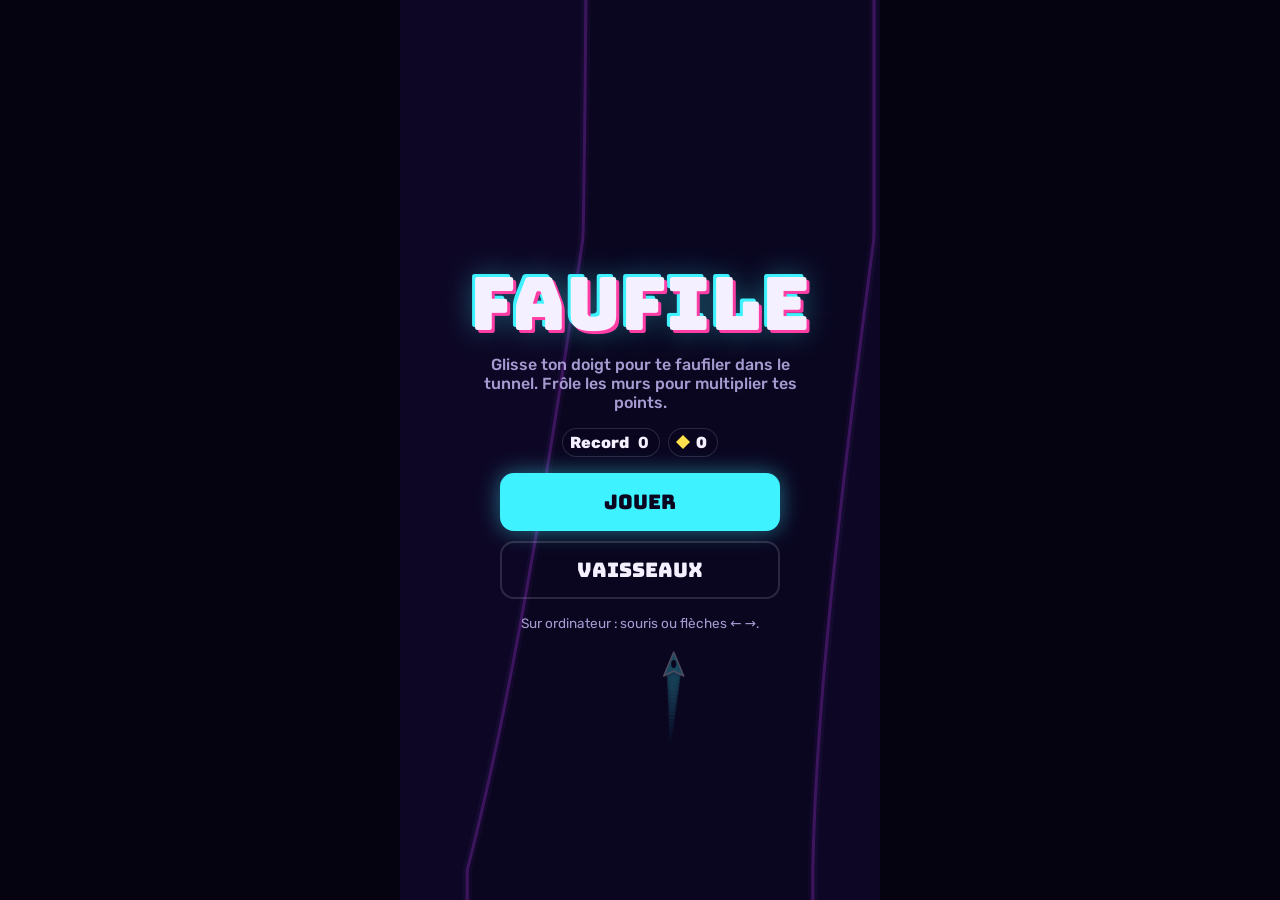
<file: faufile/index.html>
<!doctype html>
<html lang="fr">
<head>
<meta charset="utf-8">
<meta name="viewport" content="width=device-width, initial-scale=1, maximum-scale=1, user-scalable=no, viewport-fit=cover">
<meta name="theme-color" content="#0b0620">
<title>Faufile</title>
<link rel="preconnect" href="https://fonts.googleapis.com">
<link rel="preconnect" href="https://fonts.gstatic.com" crossorigin>
<link rel="stylesheet" href="https://fonts.googleapis.com/css2?family=Bungee&family=Rubik:wght@500;700;800&display=swap">
<style>
/* Layout: one phone-shaped arcade screen, full bleed on mobile, centred column on desktop. Single neon-tunnel look. */
:root {
  --void: #0b0620;
  --wall: #160c34;
  --cyan: #3ef2ff;
  --magenta: #ff3ea5;
  --gem: #ffe14d;
  --ink: #f4f0ff;
  --muted: #a69bd1;
  --line: rgba(244, 240, 255, 0.14);
  --display: "Bungee", "Impact", "Arial Black", sans-serif;
  --body: "Rubik", "Segoe UI", system-ui, sans-serif;
  color-scheme: dark;
}
* { box-sizing: border-box; -webkit-tap-highlight-color: transparent; }
[hidden] { display: none !important; }
html, body { height: 100%; margin: 0; }
body { background: #05030f; color: var(--ink); font-family: var(--body); overflow: hidden; user-select: none; -webkit-user-select: none; }
#game { position: relative; height: 100%; max-width: 480px; margin: 0 auto; overflow: hidden; background: var(--void); }
canvas#c { display: block; width: 100%; height: 100%; touch-action: none; }

.hud {
  position: absolute; inset: 0 0 auto; display: flex; justify-content: space-between; align-items: flex-start; gap: 12px;
  padding: calc(env(safe-area-inset-top, 0px) + 12px) max(16px, env(safe-area-inset-right, 0px)) 0 max(16px, env(safe-area-inset-left, 0px));
  pointer-events: none;
}
.score { font-family: var(--display); font-size: 2.4rem; line-height: 1; font-variant-numeric: tabular-nums; text-shadow: 0 0 18px rgba(62,242,255,.55); }
.mult { display: inline-block; margin-top: 6px; font-family: var(--display); font-size: 1rem; color: var(--magenta); text-shadow: 0 0 12px rgba(255,62,165,.7); }
.right { display: flex; align-items: center; gap: 8px; pointer-events: auto; }
.chip { display: inline-flex; align-items: center; gap: 6px; padding: 4px 10px 4px 7px; border-radius: 999px; background: rgba(11,6,32,.6); border: 1px solid var(--line); font-weight: 800; font-variant-numeric: tabular-nums; }
.gem { width: 14px; height: 14px; flex: none; }
.icon-btn { width: 36px; height: 36px; border-radius: 10px; background: rgba(11,6,32,.6); border: 1px solid var(--line); color: var(--ink); font-size: 1rem; cursor: pointer; }

.overlay {
  position: absolute; inset: 0; display: flex; flex-direction: column; align-items: center; justify-content: center; gap: 16px; text-align: center;
  padding: calc(env(safe-area-inset-top, 0px) + 24px) max(16px, env(safe-area-inset-right, 0px)) calc(env(safe-area-inset-bottom, 0px) + 24px) max(16px, env(safe-area-inset-left, 0px));
  background: rgba(11, 6, 32, .72);
}
h1 { margin: 0; font-family: var(--display); font-weight: 400; font-size: clamp(3rem, 16vw, 4.6rem); line-height: .95; color: var(--ink);
  text-shadow: 3px 3px 0 var(--magenta), -3px -3px 0 var(--cyan), 0 0 30px rgba(62,242,255,.4); }
h2 { margin: 0; font-family: var(--display); font-weight: 400; font-size: 1.8rem; }
.tag { margin: 0; color: var(--muted); font-weight: 500; max-width: 30ch; }
.big { font-family: var(--display); font-size: 4rem; line-height: 1; color: var(--cyan); text-shadow: 0 0 24px rgba(62,242,255,.6); font-variant-numeric: tabular-nums; }
.almost { margin: 0; font-weight: 800; color: var(--magenta); max-width: 28ch; }
.newbest { font-family: var(--display); color: var(--gem); font-size: 1rem; letter-spacing: .04em; }
.row { display: flex; gap: 8px; flex-wrap: wrap; justify-content: center; }
.btns { display: flex; flex-direction: column; gap: 10px; width: min(280px, 100%); }
button { font: inherit; }
.btn { font-family: var(--display); font-size: 1.25rem; padding: 14px 18px; border-radius: 14px; border: 2px solid var(--cyan); background: var(--cyan); color: var(--void); cursor: pointer;
  box-shadow: 0 0 22px rgba(62,242,255,.45); transition: transform .08s; }
.btn:active { transform: scale(.97); }
.btn.ghost { background: transparent; color: var(--ink); border-color: var(--line); box-shadow: none; }
.btn.hot { background: var(--magenta); border-color: var(--magenta); color: var(--ink); box-shadow: 0 0 22px rgba(255,62,165,.5); font-size: 1.05rem; }
.btn:disabled { opacity: .4; cursor: not-allowed; }
.btn:focus-visible, .icon-btn:focus-visible, .skin:focus-visible { outline: 3px solid var(--gem); outline-offset: 3px; }
.hint { margin: 0; font-size: .85rem; color: var(--muted); max-width: 32ch; }

.shop { justify-content: flex-start; background: rgba(11,6,32,.94); }
.shop-head { width: 100%; display: flex; justify-content: space-between; align-items: center; gap: 10px; }
.grid { width: 100%; display: grid; grid-template-columns: repeat(2, minmax(0, 1fr)); gap: 10px; overflow-y: auto; }
.skin { display: flex; flex-direction: column; align-items: center; gap: 6px; padding: 12px 8px; border-radius: 14px; background: rgba(255,255,255,.05); border: 2px solid var(--line); color: var(--ink); cursor: pointer; min-width: 0; }
.skin.on { border-color: var(--cyan); box-shadow: 0 0 16px rgba(62,242,255,.35); }
.skin canvas { width: 72px; height: 72px; }
.skin b { font-size: .95rem; }
.skin span { font-size: .8rem; color: var(--muted); font-weight: 700; display: inline-flex; align-items: center; gap: 4px; }
.skin.locked.cant { opacity: .5; }

.ad { background: #000; }
.ad .box { width: min(300px, 100%); aspect-ratio: 9 / 12; max-width: 100%; border: 2px dashed var(--muted); border-radius: 16px; display: grid; place-items: center; color: var(--muted); font-weight: 700; padding: 16px; }
.toast { position: absolute; top: 40%; left: 50%; transform: translate(-50%, -50%); font-family: var(--display); font-size: 1.6rem; color: var(--ink); text-shadow: 0 0 20px var(--magenta); pointer-events: none; white-space: nowrap; }
@media (prefers-reduced-motion: reduce) { .btn { transition: none; } }
</style>
</head>
<body>
<div id="game">
  <canvas id="c"></canvas>

  <div class="hud" id="hud" hidden>
    <div>
      <div class="score" id="score">0</div>
      <span class="mult" id="mult" hidden>×1</span>
    </div>
    <div class="right">
      <span class="chip"><svg class="gem" viewBox="0 0 14 14"><path d="M7 0l7 7-7 7-7-7z" fill="#ffe14d"/></svg><span id="hudGems">0</span></span>
      <button class="icon-btn" id="muteBtn" aria-label="Couper le son">♪</button>
    </div>
  </div>

  <div class="overlay" id="menu">
    <h1>Faufile</h1>
    <p class="tag">Glisse ton doigt pour te faufiler dans le tunnel. Frôle les murs pour multiplier tes points.</p>
    <div class="row">
      <span class="chip">Record&nbsp;<b id="menuBest">0</b></span>
      <span class="chip"><svg class="gem" viewBox="0 0 14 14"><path d="M7 0l7 7-7 7-7-7z" fill="#ffe14d"/></svg><span id="menuGems">0</span></span>
    </div>
    <div class="btns">
      <button class="btn" id="playBtn">Jouer</button>
      <button class="btn ghost" id="shopBtn">Vaisseaux</button>
    </div>
    <p class="hint">Sur ordinateur : souris ou flèches ← →.</p>
  </div>

  <div class="overlay" id="over" hidden>
    <h2>Crash</h2>
    <div class="big" id="overScore">0</div>
    <span class="newbest" id="newBest" hidden>Nouveau record !</span>
    <p class="almost" id="almost" hidden></p>
    <div class="row">
      <span class="chip">Record&nbsp;<b id="overBest">0</b></span>
      <span class="chip">Frôlages&nbsp;<b id="overGraze">0</b></span>
      <span class="chip"><svg class="gem" viewBox="0 0 14 14"><path d="M7 0l7 7-7 7-7-7z" fill="#ffe14d"/></svg>+<span id="overGems">0</span></span>
    </div>
    <div class="btns">
      <button class="btn hot" id="adBtn">▶ Regarder une pub pour continuer</button>
      <button class="btn" id="againBtn">Rejouer</button>
      <button class="btn ghost" id="menuBtn">Menu</button>
    </div>
  </div>

  <div class="overlay shop" id="shop" hidden>
    <div class="shop-head">
      <h2>Vaisseaux</h2>
      <span class="chip"><svg class="gem" viewBox="0 0 14 14"><path d="M7 0l7 7-7 7-7-7z" fill="#ffe14d"/></svg><span id="shopGems">0</span></span>
    </div>
    <div class="grid" id="grid"></div>
    <div class="btns"><button class="btn ghost" id="closeShop">Retour</button></div>
  </div>

  <div class="overlay ad" id="ad" hidden>
    <div class="box">Emplacement pub avec récompense<br>(AdMob, Poki, CrazyGames…)<br><br>Fin dans <span id="adCount">3</span> s</div>
  </div>

  <div class="toast" id="toast" hidden></div>
</div>

<script>
(() => {
  "use strict";
  const $ = (id) => document.getElementById(id);

  // ---------- Sauvegarde ----------
  const SAVE_KEY = "faufile-v1";
  const save = (() => {
    const d = { best: 0, gems: 0, owned: ["neon"], skin: "neon", muted: false };
    try { const s = JSON.parse(localStorage.getItem(SAVE_KEY)); if (s) return Object.assign(d, s); } catch (e) {}
    return d;
  })();
  const persist = () => { try { localStorage.setItem(SAVE_KEY, JSON.stringify(save)); } catch (e) {} };

  const SKINS = [
    { id: "neon",    name: "Néon",        price: 0,   color: "#3ef2ff" },
    { id: "braise",  name: "Braise",      price: 40,  color: "#ff8a3d" },
    { id: "toxique", name: "Toxique",     price: 80,  color: "#9bff5c" },
    { id: "rose",    name: "Bonbon",      price: 120, color: "#ff3ea5" },
    { id: "or",      name: "Lingot",      price: 250, color: "#ffe14d" },
    { id: "prisme",  name: "Prisme",      price: 500, color: "rainbow" },
  ];
  const skinColor = (s, t) => s.color === "rainbow" ? `hsl(${(t * 120) % 360},100%,62%)` : s.color;
  const curSkin = () => SKINS.find((s) => s.id === save.skin) || SKINS[0];

  // ---------- Son ----------
  let ac = null;
  function beep(freq, dur, type, vol) {
    if (save.muted) return;
    try {
      ac = ac || new (window.AudioContext || window.webkitAudioContext)();
      const o = ac.createOscillator(), g = ac.createGain();
      o.type = type || "square"; o.frequency.value = freq;
      g.gain.setValueAtTime(vol || 0.05, ac.currentTime);
      g.gain.exponentialRampToValueAtTime(0.0001, ac.currentTime + dur);
      o.connect(g).connect(ac.destination); o.start(); o.stop(ac.currentTime + dur);
    } catch (e) {}
  }
  function buzz(ms) { try { navigator.vibrate && navigator.vibrate(ms); } catch (e) {} }

  // ---------- Canvas ----------
  const cv = $("c"), ctx = cv.getContext("2d");
  let W = 360, H = 640;
  function resize() {
    const r = cv.getBoundingClientRect(), dpr = Math.min(window.devicePixelRatio || 1, 2);
    W = r.width; H = r.height;
    cv.width = Math.round(W * dpr); cv.height = Math.round(H * dpr);
    ctx.setTransform(dpr, 0, 0, dpr, 0, 0);
  }
  window.addEventListener("resize", resize); resize();

  // ---------- Tunnel ----------
  const SEG = 10, SHIP_R = 9, GRAZE = 16;
  let rows, base, gen, pillars, gems, parts, dist, speed, score, mult, grazeCount, lastGraze, grazing, runGems, ship, state, shake, invuln, revived, time = 0, zone;

  const meters = () => Math.floor(dist / 20);
  const diff = () => Math.min(1, meters() / 1500);

  function genRow() {
    const i = base + rows.length;
    const prev = rows[rows.length - 1];
    const d = diff();
    const maxHW = W * 0.3, minHW = Math.max(30, W * 0.1);
    if (Math.abs(gen.cx - gen.tcx) < 2 || Math.random() < 0.004) {
      gen.tcx = W * 0.15 + Math.random() * W * 0.7;
      gen.twTarget = (maxHW + (minHW - maxHW) * d) * (0.8 + Math.random() * 0.45);
    }
    const step = 1.4 + d * 2.4;
    gen.cx += Math.max(-step, Math.min(step, (gen.tcx - gen.cx) * 0.06));
    gen.hw += (gen.twTarget - gen.hw) * 0.04;
    const hw = Math.max(minHW * 0.9, gen.hw);
    const cx = Math.max(hw + 6, Math.min(W - hw - 6, gen.cx));
    gen.cx = cx;
    rows.push({ cx, hw });
    const wy = i * SEG;
    if (i > 80) {
      if (hw > 62 && Math.random() < 0.004 + d * 0.012 && wy - gen.lastPillar > 260) {
        const w = hw * (0.35 + Math.random() * 0.2);
        const room = hw - w / 2 - 36;
        if (room > 0) {
          pillars.push({ wy, x: cx + (Math.random() * 2 - 1) * room, w, h: 16 });
          gen.lastPillar = wy;
        }
      }
      if (Math.random() < 0.018) {
        const edge = Math.random() < 0.6;
        const off = edge ? (Math.random() < 0.5 ? -1 : 1) * (hw - 16) : (Math.random() * 2 - 1) * (hw - 20);
        gems.push({ wy, x: cx + off });
      }
    }
    return prev;
  }
  function rowAt(i) {
    i = Math.max(base, i);
    while (base + rows.length <= i + 1) genRow();
    return rows[i - base];
  }
  function tunnelAt(wy) {
    const f = wy / SEG, i = Math.floor(f), t = f - i;
    const a = rowAt(i), b = rowAt(i + 1);
    return { cx: a.cx + (b.cx - a.cx) * t, hw: a.hw + (b.hw - a.hw) * t };
  }

  const shipY = () => H * 0.74;

  function reset() {
    rows = []; base = 0; pillars = []; gems = []; parts = [];
    gen = { cx: W / 2, tcx: W / 2, hw: W * 0.36, twTarget: W * 0.36, lastPillar: 0 };
    for (let k = 0; k < 4; k++) rows.push({ cx: W / 2, hw: W * 0.36 });
    dist = 0; speed = 4.2; score = 0; mult = 1; grazeCount = 0; lastGraze = -10; grazing = false;
    runGems = 0; shake = 0; invuln = 0; revived = false; zone = 0;
    ship = { x: W / 2, trail: [] };
  }

  // ---------- Contrôles ----------
  const keys = { left: false, right: false };
  let drag = null;
  cv.addEventListener("pointerdown", (e) => { drag = { id: e.pointerId, x: e.clientX }; cv.setPointerCapture && cv.setPointerCapture(e.pointerId); });
  cv.addEventListener("pointermove", (e) => {
    if (state !== "play") return;
    if (drag && drag.id === e.pointerId) { ship.x += (e.clientX - drag.x) * 1.25; drag.x = e.clientX; }
    else if (e.pointerType === "mouse" && !drag) { const r = cv.getBoundingClientRect(); ship.x += ((e.clientX - r.left) - ship.x) * 0.35; }
  });
  for (const ev of ["pointerup", "pointercancel"]) cv.addEventListener(ev, () => { drag = null; });
  const KEYMAP = { ArrowLeft: "left", KeyA: "left", ArrowRight: "right", KeyD: "right" };
  window.addEventListener("keydown", (e) => {
    if (KEYMAP[e.code]) { keys[KEYMAP[e.code]] = true; e.preventDefault(); }
    if ((e.code === "Space" || e.code === "Enter") && (state === "menu" || state === "over") && $("shop").hidden && e.target === document.body) { e.preventDefault(); play(); }
  });
  window.addEventListener("keyup", (e) => { if (KEYMAP[e.code]) keys[KEYMAP[e.code]] = false; });

  // ---------- Simulation ----------
  function step() {
    time += 1 / 60;
    speed = 4.2 + diff() * 5.3;
    dist += speed;
    ship.x += ((keys.right ? 1 : 0) - (keys.left ? 1 : 0)) * 6.5;
    ship.x = Math.max(SHIP_R, Math.min(W - SHIP_R, ship.x));
    ship.trail.unshift(ship.x); if (ship.trail.length > 22) ship.trail.pop();

    // Purge
    const minIdx = Math.floor((dist - H) / SEG);
    if (minIdx > base + 5) { rows.splice(0, minIdx - base); base = minIdx; }
    pillars = pillars.filter((p) => p.wy > dist - H);
    gems = gems.filter((g) => g.wy > dist - H && !g.got);

    // Zones
    const z = Math.floor(meters() / 400);
    if (z > zone) { zone = z; toast(`Zone ${z + 1}`); beep(660, 0.25, "triangle", 0.06); }

    // Collision avec les murs (3 points du vaisseau)
    let minGap = Infinity, hit = false;
    for (const dy of [-SHIP_R, 0, SHIP_R]) {
      const t = tunnelAt(dist + dy);
      const gl = (ship.x - SHIP_R * 0.8) - (t.cx - t.hw);
      const gr = (t.cx + t.hw) - (ship.x + SHIP_R * 0.8);
      minGap = Math.min(minGap, gl, gr);
      if (gl < 0 || gr < 0) hit = true;
    }
    for (const p of pillars) {
      const sy = p.wy - dist;
      if (Math.abs(sy) < p.h / 2 + SHIP_R) {
        const gx = Math.abs(ship.x - p.x) - p.w / 2 - SHIP_R * 0.8;
        if (gx < 0) hit = true; else minGap = Math.min(minGap, gx);
      }
    }
    if (invuln > 0) { invuln -= 1 / 60; if (hit) { const t = tunnelAt(dist); ship.x += (t.cx - ship.x) * 0.2; } hit = false; }
    if (hit) return crash();

    // Frôlage
    const nowGrazing = minGap < GRAZE;
    if (nowGrazing && !grazing) {
      grazeCount++; mult = Math.min(8, mult + 1); lastGraze = time;
      beep(300 + mult * 90, 0.08, "square", 0.04); buzz(8);
    }
    grazing = nowGrazing;
    if (grazing) {
      lastGraze = time; shake = Math.max(shake, 1.5);
      if (Math.random() < 0.6) spark(ship.x + (Math.random() < 0.5 ? -1 : 1) * SHIP_R, shipY(), skinColor(curSkin(), time));
    }
    if (time - lastGraze > 2.5 && mult > 1) { mult = 1; }
    score += (speed / 20) * mult * (grazing ? 2 : 1);

    // Gemmes
    for (const g of gems) {
      if (!g.got && Math.abs(g.wy - dist) < 16 && Math.abs(g.x - ship.x) < 18) {
        g.got = true; runGems++; save.gems++; score += 25 * mult;
        beep(1200, 0.1, "sine", 0.06);
        for (let k = 0; k < 8; k++) spark(g.x, shipY(), "#ffe14d");
      }
    }
    updateParts();
  }

  function spark(x, y, color) {
    parts.push({ x, y, vx: (Math.random() - 0.5) * 3, vy: Math.random() * 3 + 1, life: 1, color });
  }
  function updateParts() {
    for (const p of parts) { p.x += p.vx; p.y += p.vy; p.life -= 0.035; }
    parts = parts.filter((p) => p.life > 0);
  }

  function crash() {
    state = "dying";
    shake = 14; buzz([40, 30, 60]);
    beep(120, 0.4, "sawtooth", 0.08);
    const col = skinColor(curSkin(), time);
    for (let k = 0; k < 40; k++) {
      const a = Math.random() * Math.PI * 2, v = 1 + Math.random() * 5;
      parts.push({ x: ship.x, y: shipY(), vx: Math.cos(a) * v, vy: Math.sin(a) * v, life: 1.4, color: k % 3 ? col : "#ffffff" });
    }
    setTimeout(gameOver, 750);
  }

  // ---------- Rendu ----------
  function render() {
    const hue = 280 + (zone * 47) % 360;
    const edge = `hsl(${hue % 360},100%,62%)`;
    ctx.save();
    if (shake > 0.2) { ctx.translate((Math.random() - 0.5) * shake, (Math.random() - 0.5) * shake); shake *= 0.88; }

    ctx.fillStyle = "#0b0620"; ctx.fillRect(-20, -20, W + 40, H + 40);
    // Lignes de vitesse
    ctx.strokeStyle = "rgba(244,240,255,.05)"; ctx.lineWidth = 1;
    const off = dist % 40;
    for (let y = -40 + off; y < H; y += 40) { ctx.beginPath(); ctx.moveTo(0, y); ctx.lineTo(W, y); ctx.stroke(); }

    if (rows && rows.length) {
      const sy0 = shipY();
      const lo = Math.floor((dist - (H - sy0)) / SEG) - 1, hi = Math.ceil((dist + sy0) / SEG) + 1;
      const pts = [];
      for (let i = hi; i >= lo; i--) { const r = rowAt(i); pts.push({ y: sy0 - (i * SEG - dist), l: r.cx - r.hw, r: r.cx + r.hw }); }
      // Murs
      ctx.fillStyle = "#160c34";
      ctx.beginPath(); ctx.moveTo(-20, pts[0].y);
      for (const p of pts) ctx.lineTo(p.l, p.y);
      ctx.lineTo(-20, pts[pts.length - 1].y); ctx.closePath(); ctx.fill();
      ctx.beginPath(); ctx.moveTo(W + 20, pts[0].y);
      for (const p of pts) ctx.lineTo(p.r, p.y);
      ctx.lineTo(W + 20, pts[pts.length - 1].y); ctx.closePath(); ctx.fill();
      // Bords lumineux
      for (const [w, a] of [[9, 0.18], [3, 1]]) {
        ctx.strokeStyle = edge; ctx.globalAlpha = a; ctx.lineWidth = w; ctx.lineJoin = "round";
        ctx.beginPath(); pts.forEach((p, k) => k ? ctx.lineTo(p.l, p.y) : ctx.moveTo(p.l, p.y)); ctx.stroke();
        ctx.beginPath(); pts.forEach((p, k) => k ? ctx.lineTo(p.r, p.y) : ctx.moveTo(p.r, p.y)); ctx.stroke();
      }
      ctx.globalAlpha = 1;

      // Piliers
      for (const p of pillars) {
        const y = sy0 - (p.wy - dist);
        if (y < -30 || y > H + 30) continue;
        ctx.fillStyle = "#160c34"; ctx.fillRect(p.x - p.w / 2, y - p.h / 2, p.w, p.h);
        ctx.strokeStyle = "#ff3ea5"; ctx.lineWidth = 3; ctx.strokeRect(p.x - p.w / 2, y - p.h / 2, p.w, p.h);
      }
      // Gemmes
      for (const g of gems) {
        const y = sy0 - (g.wy - dist);
        if (y < -20 || y > H + 20) continue;
        const s = 7 + Math.sin(time * 6 + g.wy) * 1.2;
        ctx.fillStyle = "#ffe14d";
        ctx.beginPath(); ctx.moveTo(g.x, y - s); ctx.lineTo(g.x + s, y); ctx.lineTo(g.x, y + s); ctx.lineTo(g.x - s, y); ctx.closePath(); ctx.fill();
      }
    }

    // Vaisseau
    if (ship && state !== "dying" && state !== "over") {
      const sk = curSkin(), y = shipY();
      ship.trail.forEach((x, k) => {
        ctx.globalAlpha = (1 - k / ship.trail.length) * 0.5;
        ctx.fillStyle = skinColor(sk, time - k * 0.03);
        const r = SHIP_R * (1 - k / ship.trail.length) * 0.8;
        ctx.beginPath(); ctx.arc(x, y + 8 + k * speed * 0.9, r, 0, Math.PI * 2); ctx.fill();
      });
      ctx.globalAlpha = invuln > 0 && Math.floor(time * 12) % 2 ? 0.3 : 1;
      drawShip(ctx, ship.x, y, 1, sk, time);
      ctx.globalAlpha = 1;
    }
    for (const p of parts) {
      ctx.globalAlpha = Math.max(0, Math.min(1, p.life)); ctx.fillStyle = p.color;
      ctx.fillRect(p.x - 2, p.y - 2, 4, 4);
    }
    ctx.globalAlpha = 1;
    ctx.restore();
  }
  function drawShip(c, x, y, s, sk, t) {
    const col = skinColor(sk, t);
    c.save(); c.translate(x, y); c.scale(s, s);
    c.fillStyle = col; c.strokeStyle = "#ffffff"; c.lineWidth = 1.5;
    c.beginPath(); c.moveTo(0, -14); c.lineTo(10, 10); c.lineTo(0, 5); c.lineTo(-10, 10); c.closePath(); c.fill(); c.stroke();
    c.fillStyle = "#0b0620"; c.beginPath(); c.ellipse(0, -2, 2.6, 4, 0, 0, Math.PI * 2); c.fill();
    c.restore();
  }

  // ---------- Écrans ----------
  function show(id) {
    for (const s of ["menu", "over", "shop", "ad"]) $(s).hidden = s !== id;
    $("hud").hidden = !(id === null || id === "over");
  }
  function goMenu() {
    state = "menu"; reset();
    $("menuBest").textContent = save.best; $("menuGems").textContent = save.gems;
    show("menu");
  }
  function play() { reset(); state = "play"; show(null); try { ac && ac.resume(); } catch (e) {} }
  let prevBest = 0;
  function gameOver() {
    state = "over";
    const s = Math.floor(score);
    prevBest = save.best;
    const isBest = s > save.best;
    if (isBest) save.best = s;
    persist();
    $("overScore").textContent = s;
    $("overBest").textContent = save.best;
    $("overGraze").textContent = grazeCount;
    $("overGems").textContent = runGems;
    $("newBest").hidden = !isBest;
    const gap = prevBest - s;
    const al = $("almost");
    al.hidden = !(gap > 0 && gap <= Math.max(50, prevBest * 0.25));
    al.textContent = `Plus que ${gap} points pour battre ton record !`;
    $("adBtn").hidden = revived;
    show("over");
  }
  function revive() {
    show("ad");
    let n = 3; $("adCount").textContent = n;
    const iv = setInterval(() => {
      n--; $("adCount").textContent = n;
      if (n <= 0) {
        clearInterval(iv);
        revived = true; invuln = 2.2; parts = [];
        const t = tunnelAt(dist); ship.x = t.cx; ship.trail = [];
        state = "play"; show(null);
      }
    }, 1000);
  }

  $("playBtn").onclick = play;
  $("againBtn").onclick = play;
  $("menuBtn").onclick = goMenu;
  $("adBtn").onclick = revive;
  $("shopBtn").onclick = () => { renderShop(); show("shop"); };
  $("closeShop").onclick = goMenu;
  $("muteBtn").onclick = () => { save.muted = !save.muted; persist(); $("muteBtn").textContent = save.muted ? "✕" : "♪"; };
  $("muteBtn").textContent = save.muted ? "✕" : "♪";

  function renderShop() {
    $("shopGems").textContent = save.gems;
    const grid = $("grid"); grid.innerHTML = "";
    for (const sk of SKINS) {
      const owned = save.owned.includes(sk.id), on = save.skin === sk.id;
      const b = document.createElement("button");
      b.className = "skin" + (on ? " on" : "") + (owned ? "" : " locked") + (!owned && save.gems < sk.price ? " cant" : "");
      const c = document.createElement("canvas"); c.width = 144; c.height = 144;
      const x = c.getContext("2d"); x.fillStyle = "#0b0620"; x.fillRect(0, 0, 144, 144);
      drawShip(x, 72, 76, 3.4, sk, 1.2);
      b.appendChild(c);
      const n = document.createElement("b"); n.textContent = sk.name; b.appendChild(n);
      const p = document.createElement("span");
      p.innerHTML = on ? "Équipé" : owned ? "Équiper" : `<svg class="gem" viewBox="0 0 14 14"><path d="M7 0l7 7-7 7-7-7z" fill="#ffe14d"/></svg>${sk.price}`;
      b.appendChild(p);
      b.onclick = () => {
        if (!owned) {
          if (save.gems < sk.price) { toast("Pas assez de gemmes"); return; }
          save.gems -= sk.price; save.owned.push(sk.id); beep(900, 0.15, "triangle", 0.06);
        }
        save.skin = sk.id; persist(); renderShop();
      };
      grid.appendChild(b);
    }
  }

  let toastT;
  function toast(msg) {
    const t = $("toast"); t.textContent = msg; t.hidden = false;
    clearTimeout(toastT); toastT = setTimeout(() => (t.hidden = true), 1100);
  }

  // ---------- Boucle ----------
  let last = performance.now(), acc = 0;
  function loop(now) {
    acc += Math.min(0.1, (now - last) / 1000); last = now;
    while (acc >= 1 / 60) {
      if (state === "play") step();
      else if (state === "menu") { time += 1 / 60; dist += 3; ship.x = tunnelAt(dist).cx + Math.sin(time * 2) * 10; ship.trail.unshift(ship.x); if (ship.trail.length > 22) ship.trail.pop(); const m = Math.floor((dist - H) / SEG); if (m > base + 5) { rows.splice(0, m - base); base = m; } }
      else { time += 1 / 60; updateParts(); }
      acc -= 1 / 60;
    }
    render();
    if (state === "play") {
      $("score").textContent = Math.floor(score);
      $("hudGems").textContent = save.gems;
      const m = $("mult"); m.hidden = mult <= 1; m.textContent = `×${mult}`;
    }
    requestAnimationFrame(loop);
  }

  goMenu();
  requestAnimationFrame(loop);
})();
</script>
</body>
</html>
</file>
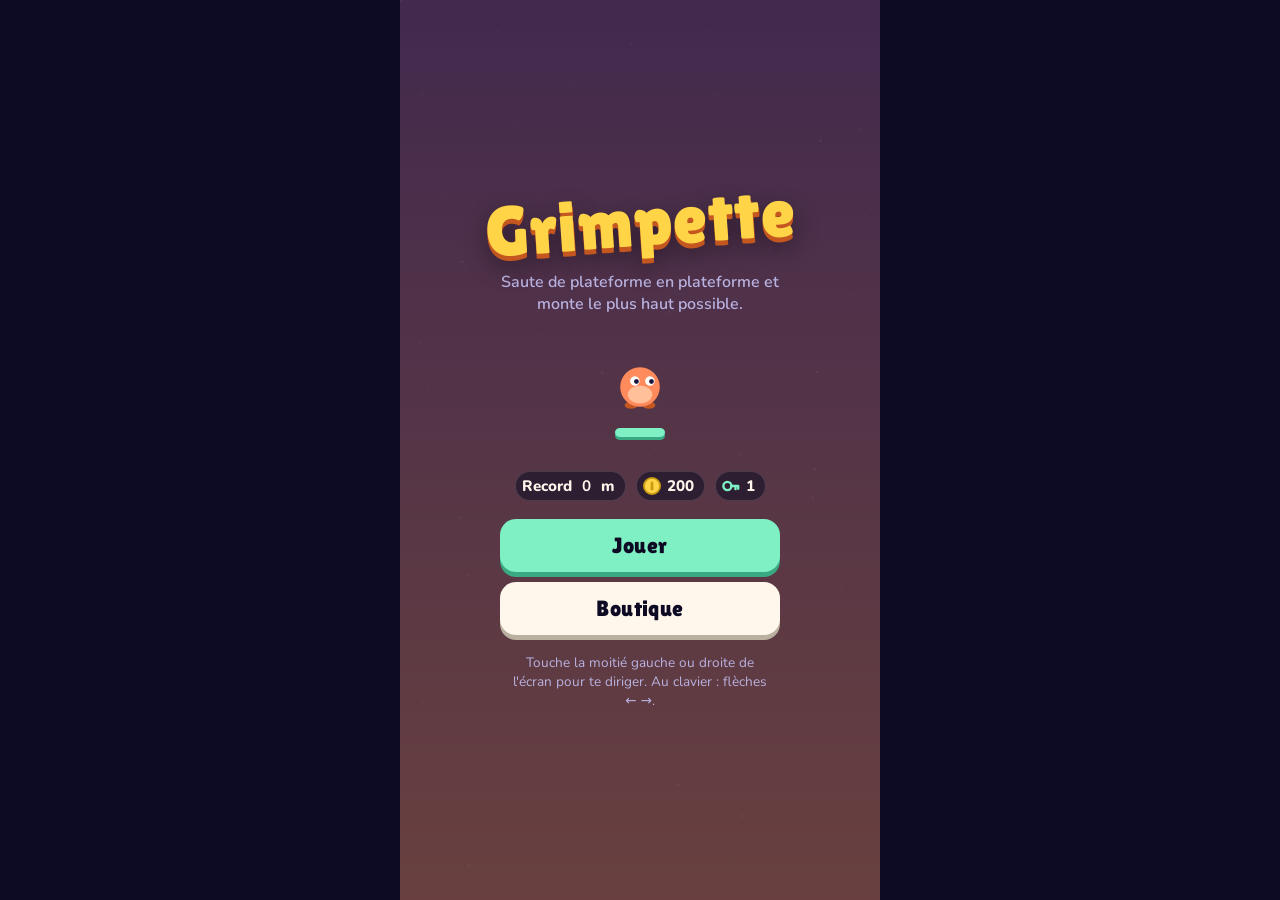
<file: grimpette/index.html>
<!doctype html>
<html lang="fr">
<head>
<meta charset="utf-8">
<meta name="viewport" content="width=device-width, initial-scale=1, maximum-scale=1, user-scalable=no, viewport-fit=cover">
<meta name="theme-color" content="#1b1640">
<title>Grimpette</title>
<link rel="preconnect" href="https://fonts.googleapis.com">
<link rel="preconnect" href="https://fonts.gstatic.com" crossorigin>
<link rel="stylesheet" href="https://fonts.googleapis.com/css2?family=Lilita+One&family=Nunito:wght@600;800&display=swap">
<style>
/* Layout: a single phone-shaped stage, full screen on mobile, centred column on desktop. One look: dusk sky turning to space. */
:root {
  --night: #1b1640;
  --deep: #0d0b24;
  --dusk: #ff8a5b;
  --mint: #7ef0c4;
  --gold: #ffd447;
  --ink: #fff7ec;
  --muted: #b9b2e0;
  --panel: rgba(23, 19, 58, 0.92);
  --line: rgba(255, 247, 236, 0.14);
  --display: "Lilita One", "Arial Rounded MT Bold", "Trebuchet MS", sans-serif;
  --body: "Nunito", "Segoe UI", system-ui, sans-serif;
  color-scheme: dark;
}
* { box-sizing: border-box; -webkit-tap-highlight-color: transparent; }
[hidden] { display: none !important; }
html, body { height: 100%; margin: 0; }
body {
  background: var(--deep);
  color: var(--ink);
  font-family: var(--body);
  overflow: hidden;
  user-select: none;
  -webkit-user-select: none;
}
#game {
  position: relative;
  height: 100%;
  max-width: 480px;
  margin: 0 auto;
  overflow: hidden;
  background: var(--night);
}
canvas#c { display: block; width: 100%; height: 100%; touch-action: none; }

/* HUD */
.hud {
  position: absolute; inset: 0 0 auto;
  display: flex; justify-content: space-between; align-items: flex-start; gap: 12px;
  padding: calc(env(safe-area-inset-top, 0px) + 12px) max(16px, env(safe-area-inset-right, 0px)) 0 max(16px, env(safe-area-inset-left, 0px));
  pointer-events: none;
}
.score { font-family: var(--display); font-size: 2.6rem; line-height: 1; text-shadow: 0 3px 0 rgba(0,0,0,.35); font-variant-numeric: tabular-nums; }
.score small { display: block; font-family: var(--body); font-size: .7rem; font-weight: 800; letter-spacing: .12em; text-transform: uppercase; color: var(--muted); text-shadow: none; margin-top: 4px; }
.wallet { display: flex; flex-direction: column; align-items: flex-end; gap: 6px; }
.chip {
  display: inline-flex; align-items: center; gap: 6px;
  padding: 4px 10px 4px 6px; border-radius: 999px;
  background: rgba(13, 11, 36, .55); border: 1px solid var(--line);
  font-weight: 800; font-size: .95rem; font-variant-numeric: tabular-nums;
}
.coin-ico, .key-ico { width: 18px; height: 18px; flex: none; }

/* Overlays */
.overlay {
  position: absolute; inset: 0;
  display: flex; flex-direction: column; align-items: center; justify-content: center; gap: 18px;
  padding: calc(env(safe-area-inset-top, 0px) + 24px) max(16px, env(safe-area-inset-right, 0px)) calc(env(safe-area-inset-bottom, 0px) + 24px) max(16px, env(safe-area-inset-left, 0px));
  text-align: center;
}
.overlay.dim { background: rgba(13, 11, 36, .62); }
h1 {
  margin: 0; font-family: var(--display); font-weight: 400;
  font-size: clamp(3rem, 15vw, 4.4rem); line-height: .9; letter-spacing: .01em;
  color: var(--gold);
  text-shadow: 0 5px 0 #c4561f, 0 10px 24px rgba(0,0,0,.4);
  transform: rotate(-4deg);
}
h2 { margin: 0; font-family: var(--display); font-weight: 400; font-size: 2.2rem; text-wrap: balance; }
.tag { margin: 0; color: var(--muted); font-weight: 600; max-width: 30ch; }
.stats { display: flex; gap: 10px; flex-wrap: wrap; justify-content: center; }
.btns { display: flex; flex-direction: column; gap: 10px; width: min(280px, 100%); }
button {
  font: inherit; cursor: pointer; border: 0; color: inherit;
}
.btn {
  font-family: var(--display); font-size: 1.35rem; letter-spacing: .02em;
  padding: 14px 18px; border-radius: 16px;
  background: var(--mint); color: var(--deep);
  box-shadow: 0 5px 0 #3aa883;
  transition: transform .08s, box-shadow .08s;
}
.btn:active { transform: translateY(4px); box-shadow: 0 1px 0 #3aa883; }
.btn.alt { background: var(--ink); box-shadow: 0 5px 0 #b9b0a0; }
.btn.alt:active { box-shadow: 0 1px 0 #b9b0a0; }
.btn.gold { background: var(--gold); box-shadow: 0 5px 0 #c99a12; display: inline-flex; align-items: center; justify-content: center; gap: 8px; }
.btn.gold:active { box-shadow: 0 1px 0 #c99a12; }
.btn:disabled { opacity: .45; cursor: not-allowed; }
.btn:focus-visible, .tab:focus-visible, .buy:focus-visible, .x:focus-visible { outline: 3px solid var(--gold); outline-offset: 3px; }
.hint { font-size: .85rem; color: var(--muted); margin: 0; max-width: 32ch; }
#preview { width: 120px; height: 120px; }
.big { font-family: var(--display); font-size: 4rem; line-height: 1; color: var(--gold); font-variant-numeric: tabular-nums; }
.newbest { font-weight: 800; color: var(--mint); letter-spacing: .1em; text-transform: uppercase; font-size: .8rem; }

/* Shop */
.shop {
  position: absolute; inset: 0; display: flex; flex-direction: column;
  background: var(--panel);
  padding: calc(env(safe-area-inset-top, 0px) + 14px) max(16px, env(safe-area-inset-right, 0px)) calc(env(safe-area-inset-bottom, 0px) + 14px) max(16px, env(safe-area-inset-left, 0px));
  gap: 12px;
}
.shop-head { display: flex; align-items: center; justify-content: space-between; gap: 10px; }
.shop-head h2 { font-size: 1.9rem; }
.x { width: 40px; height: 40px; border-radius: 12px; background: rgba(255,255,255,.08); font-size: 1.3rem; font-weight: 800; }
.tabs { display: grid; grid-template-columns: 1fr 1fr; gap: 6px; padding: 4px; border-radius: 14px; background: rgba(0,0,0,.25); }
.tab { padding: 10px; border-radius: 10px; font-weight: 800; color: var(--muted); }
.tab[aria-selected="true"] { background: var(--ink); color: var(--deep); }
.list { flex: 1; overflow-y: auto; display: grid; grid-template-columns: repeat(2, minmax(0, 1fr)); gap: 10px; align-content: start; padding-bottom: 8px; }
.card {
  display: flex; flex-direction: column; align-items: center; gap: 6px;
  padding: 12px 10px; border-radius: 16px;
  background: rgba(255,255,255,.06); border: 1px solid var(--line);
  min-width: 0;
}
.card.on { border-color: var(--mint); background: rgba(126,240,196,.10); }
.card canvas { width: 84px; height: 84px; }
.card .name { font-weight: 800; font-size: .95rem; }
.card .slot { font-size: .7rem; letter-spacing: .12em; text-transform: uppercase; color: var(--muted); font-weight: 800; }
.buy {
  width: 100%; padding: 8px; border-radius: 10px; font-weight: 800;
  background: var(--gold); color: var(--deep);
  display: inline-flex; align-items: center; justify-content: center; gap: 6px;
}
.buy.owned { background: rgba(255,255,255,.14); color: var(--ink); }
.buy.equipped { background: var(--mint); color: var(--deep); }
.buy:disabled { opacity: .45; }
.keycard .amount { font-family: var(--display); font-size: 2rem; line-height: 1; display: flex; align-items: center; gap: 6px; }
.keycard .amount svg { width: 30px; height: 30px; }
.note { font-size: .75rem; color: var(--muted); text-align: center; margin: 0; }
.toast {
  position: absolute; left: 50%; bottom: calc(env(safe-area-inset-bottom, 0px) + 22px); transform: translateX(-50%);
  background: var(--ink); color: var(--deep); font-weight: 800;
  padding: 10px 16px; border-radius: 999px; white-space: nowrap;
  box-shadow: 0 8px 24px rgba(0,0,0,.35);
}
@media (prefers-reduced-motion: reduce) { .btn { transition: none; } }
</style>
</head>
<body>
<div id="game">
  <canvas id="c"></canvas>

  <div class="hud" id="hud" hidden>
    <div class="score"><span id="score">0</span><small>mètres</small></div>
    <div class="wallet">
      <span class="chip"><svg class="coin-ico" viewBox="0 0 20 20"><circle cx="10" cy="10" r="9" fill="#ffd447" stroke="#c99a12" stroke-width="2"/><rect x="8.5" y="5" width="3" height="10" rx="1.5" fill="#c99a12"/></svg><span id="hudCoins">0</span></span>
      <span class="chip"><svg class="key-ico" viewBox="0 0 20 20"><circle cx="6" cy="10" r="4.5" fill="none" stroke="#7ef0c4" stroke-width="2.6"/><path d="M10 10h8M15 10v3.5M18 10v3" stroke="#7ef0c4" stroke-width="2.6" stroke-linecap="round"/></svg><span id="hudKeys">0</span></span>
    </div>
  </div>

  <!-- Menu -->
  <div class="overlay dim" id="menu">
    <h1>Grimpette</h1>
    <p class="tag">Saute de plateforme en plateforme et monte le plus haut possible.</p>
    <canvas id="preview" width="240" height="240"></canvas>
    <div class="stats">
      <span class="chip">Record&nbsp;<b id="menuBest">0</b>&nbsp;m</span>
      <span class="chip"><svg class="coin-ico" viewBox="0 0 20 20"><circle cx="10" cy="10" r="9" fill="#ffd447" stroke="#c99a12" stroke-width="2"/><rect x="8.5" y="5" width="3" height="10" rx="1.5" fill="#c99a12"/></svg><span id="menuCoins">0</span></span>
      <span class="chip"><svg class="key-ico" viewBox="0 0 20 20"><circle cx="6" cy="10" r="4.5" fill="none" stroke="#7ef0c4" stroke-width="2.6"/><path d="M10 10h8M15 10v3.5M18 10v3" stroke="#7ef0c4" stroke-width="2.6" stroke-linecap="round"/></svg><span id="menuKeys">0</span></span>
    </div>
    <div class="btns">
      <button class="btn" id="playBtn">Jouer</button>
      <button class="btn alt" id="shopBtn">Boutique</button>
    </div>
    <p class="hint">Touche la moitié gauche ou droite de l'écran pour te diriger. Au clavier : flèches ← →.</p>
  </div>

  <!-- Game over -->
  <div class="overlay dim" id="over" hidden>
    <h2>Chute !</h2>
    <div class="big" id="overScore">0</div>
    <span class="newbest" id="newBest" hidden>Nouveau record</span>
    <p class="tag" id="overInfo"></p>
    <div class="btns">
      <button class="btn gold" id="reviveBtn"></button>
      <button class="btn" id="againBtn">Rejouer</button>
      <button class="btn alt" id="toMenuBtn">Menu</button>
    </div>
    <p class="hint" id="reviveHint"></p>
  </div>

  <!-- Shop -->
  <div class="shop" id="shop" hidden>
    <div class="shop-head">
      <h2>Boutique</h2>
      <div class="wallet" style="flex-direction:row">
        <span class="chip"><svg class="coin-ico" viewBox="0 0 20 20"><circle cx="10" cy="10" r="9" fill="#ffd447" stroke="#c99a12" stroke-width="2"/><rect x="8.5" y="5" width="3" height="10" rx="1.5" fill="#c99a12"/></svg><span id="shopCoins">0</span></span>
        <span class="chip"><svg class="key-ico" viewBox="0 0 20 20"><circle cx="6" cy="10" r="4.5" fill="none" stroke="#7ef0c4" stroke-width="2.6"/><path d="M10 10h8M15 10v3.5M18 10v3" stroke="#7ef0c4" stroke-width="2.6" stroke-linecap="round"/></svg><span id="shopKeys">0</span></span>
      </div>
      <button class="x" id="closeShop" aria-label="Fermer la boutique">✕</button>
    </div>
    <div class="tabs" role="tablist">
      <button class="tab" role="tab" id="tabAcc" aria-selected="true">Accessoires</button>
      <button class="tab" role="tab" id="tabKeys" aria-selected="false">Clés</button>
    </div>
    <div class="list" id="list"></div>
    <p class="note" id="shopNote"></p>
  </div>

  <div class="toast" id="toast" hidden></div>
</div>

<script>
(() => {
  "use strict";

  // ---------- Sauvegarde ----------
  const SAVE_KEY = "grimpette-v1";
  const save = (() => {
    const d = { coins: 200, keys: 1, best: 0, owned: [], eq: { head: null, face: null, back: null } };
    try {
      const s = JSON.parse(localStorage.getItem(SAVE_KEY));
      if (s) return Object.assign(d, s, { eq: Object.assign(d.eq, s.eq || {}) });
    } catch (e) {}
    return d;
  })();
  function persist() { try { localStorage.setItem(SAVE_KEY, JSON.stringify(save)); } catch (e) {} }

  // ---------- Catalogue ----------
  const SLOTS = { head: "Tête", face: "Visage", back: "Dos" };
  const ACC = [
    { id: "cap",    name: "Casquette",       slot: "head", price: 100 },
    { id: "wizard", name: "Chapeau magique", slot: "head", price: 400 },
    { id: "crown",  name: "Couronne",        slot: "head", price: 600 },
    { id: "halo",   name: "Auréole",         slot: "head", price: 900 },
    { id: "stache", name: "Moustache",       slot: "face", price: 80 },
    { id: "shades", name: "Lunettes noires", slot: "face", price: 150 },
    { id: "mask",   name: "Masque de héros", slot: "face", price: 300 },
    { id: "cape",   name: "Cape",            slot: "back", price: 350 },
    { id: "jet",    name: "Jetpack",         slot: "back", price: 800 },
    { id: "wings",  name: "Ailes",           slot: "back", price: 1200 },
  ];
  const KEY_PACKS = [
    { n: 1, price: 150 },
    { n: 3, price: 400 },
    { n: 5, price: 600 },
    { n: 10, price: 1100 },
  ];

  // ---------- Dessin du personnage ----------
  function drawPlayer(c, x, y, s, eq, dir, t, squash) {
    const R = 18 * s;
    const sx = 1 + (squash || 0) * 0.25, sy = 1 - (squash || 0) * 0.25;
    c.save();
    c.translate(x, y);
    c.scale(sx, sy);

    // Dos (derrière le corps)
    if (eq.back === "cape") {
      const wave = Math.sin(t * 8) * 4 * s;
      c.fillStyle = "#e5484d";
      c.beginPath();
      c.moveTo(-R * 0.7, -R * 0.4);
      c.lineTo(R * 0.7, -R * 0.4);
      c.quadraticCurveTo(R * 1.1 + wave, R * 0.8, R * 0.9 - dir * 6 * s, R * 1.25);
      c.lineTo(-R * 0.9 - dir * 6 * s, R * 1.25);
      c.quadraticCurveTo(-R * 1.1 - wave, R * 0.8, -R * 0.7, -R * 0.4);
      c.fill();
    } else if (eq.back === "wings") {
      const flap = Math.sin(t * 10) * 0.35;
      c.fillStyle = "#ffffff";
      c.strokeStyle = "#cfd8ff"; c.lineWidth = 2 * s;
      for (const side of [-1, 1]) {
        c.save();
        c.translate(side * R * 0.8, -R * 0.2);
        c.rotate(side * (-0.5 + flap));
        c.beginPath();
        c.ellipse(side * R * 0.55, 0, R * 0.7, R * 0.38, 0, 0, Math.PI * 2);
        c.fill(); c.stroke();
        c.restore();
      }
    } else if (eq.back === "jet") {
      for (const side of [-1, 1]) {
        c.fillStyle = "#8a93b8";
        roundRect(c, side * R * 0.95 - R * 0.28, -R * 0.55, R * 0.56, R * 1.1, R * 0.2); c.fill();
        c.fillStyle = "#e5484d";
        roundRect(c, side * R * 0.95 - R * 0.28, -R * 0.55, R * 0.56, R * 0.3, R * 0.15); c.fill();
        const fl = (0.6 + Math.random() * 0.5) * R * 0.6;
        c.fillStyle = "#ffb347";
        c.beginPath();
        c.moveTo(side * R * 0.95 - R * 0.2, R * 0.55);
        c.lineTo(side * R * 0.95 + R * 0.2, R * 0.55);
        c.lineTo(side * R * 0.95, R * 0.55 + fl);
        c.fill();
      }
    }

    // Pieds
    c.fillStyle = "#c4561f";
    c.beginPath(); c.ellipse(-R * 0.45, R * 0.92, R * 0.32, R * 0.18, 0, 0, Math.PI * 2); c.fill();
    c.beginPath(); c.ellipse(R * 0.45, R * 0.92, R * 0.32, R * 0.18, 0, 0, Math.PI * 2); c.fill();

    // Corps
    c.fillStyle = "#ff8a5b";
    c.beginPath(); c.arc(0, 0, R, 0, Math.PI * 2); c.fill();
    c.fillStyle = "#ffc09a";
    c.beginPath(); c.ellipse(0, R * 0.38, R * 0.62, R * 0.45, 0, 0, Math.PI * 2); c.fill();

    const ex = dir * R * 0.12;
    if (eq.face === "mask") {
      c.fillStyle = "#6c4ad8";
      roundRect(c, -R * 0.95, -R * 0.55, R * 1.9, R * 0.5, R * 0.25); c.fill();
      c.beginPath(); c.moveTo(-R * 0.95, -R * 0.3); c.lineTo(-R * 1.35, -R * 0.55); c.lineTo(-R * 1.25, -R * 0.15); c.fill();
    }
    // Yeux
    for (const side of [-1, 1]) {
      c.fillStyle = "#fff";
      c.beginPath(); c.arc(side * R * 0.38 + ex, -R * 0.3, R * 0.24, 0, Math.PI * 2); c.fill();
      c.fillStyle = "#1b1640";
      c.beginPath(); c.arc(side * R * 0.38 + ex + dir * R * 0.08, -R * 0.28, R * 0.12, 0, Math.PI * 2); c.fill();
    }
    if (eq.face === "shades") {
      c.fillStyle = "#14112e";
      roundRect(c, -R * 0.72 + ex, -R * 0.52, R * 0.62, R * 0.4, R * 0.12); c.fill();
      roundRect(c, R * 0.1 + ex, -R * 0.52, R * 0.62, R * 0.4, R * 0.12); c.fill();
      c.fillRect(-R * 0.15 + ex, -R * 0.44, R * 0.3, R * 0.08);
      c.fillStyle = "rgba(255,255,255,.5)";
      c.fillRect(-R * 0.6 + ex, -R * 0.46, R * 0.18, R * 0.06);
      c.fillRect(R * 0.22 + ex, -R * 0.46, R * 0.18, R * 0.06);
    }
    if (eq.face === "stache") {
      c.fillStyle = "#4a2a14";
      c.beginPath();
      c.ellipse(-R * 0.22 + ex, R * 0.02, R * 0.26, R * 0.11, 0.25, 0, Math.PI * 2);
      c.ellipse(R * 0.22 + ex, R * 0.02, R * 0.26, R * 0.11, -0.25, 0, Math.PI * 2);
      c.fill();
    }

    // Tête
    if (eq.head === "cap") {
      c.fillStyle = "#2f7de1";
      c.beginPath(); c.arc(0, -R * 0.62, R * 0.72, Math.PI, 0); c.fill();
      c.beginPath(); c.ellipse(dir * R * 0.65, -R * 0.62, R * 0.55, R * 0.14, 0, 0, Math.PI * 2); c.fill();
      c.fillStyle = "#fff"; c.beginPath(); c.arc(0, -R * 1.34, R * 0.1, 0, Math.PI * 2); c.fill();
    } else if (eq.head === "crown") {
      c.fillStyle = "#ffd447"; c.strokeStyle = "#c99a12"; c.lineWidth = 2 * s;
      c.beginPath();
      c.moveTo(-R * 0.6, -R * 0.75);
      c.lineTo(-R * 0.65, -R * 1.45); c.lineTo(-R * 0.3, -R * 1.1);
      c.lineTo(0, -R * 1.6); c.lineTo(R * 0.3, -R * 1.1);
      c.lineTo(R * 0.65, -R * 1.45); c.lineTo(R * 0.6, -R * 0.75);
      c.closePath(); c.fill(); c.stroke();
      c.fillStyle = "#e5484d"; c.beginPath(); c.arc(0, -R * 1.0, R * 0.11, 0, Math.PI * 2); c.fill();
    } else if (eq.head === "wizard") {
      c.fillStyle = "#6c4ad8";
      c.beginPath();
      c.moveTo(-R * 0.85, -R * 0.65);
      c.quadraticCurveTo(-R * 0.1, -R * 1.2, -dir * R * 0.5, -R * 2.2);
      c.quadraticCurveTo(R * 0.3, -R * 1.2, R * 0.85, -R * 0.65);
      c.closePath(); c.fill();
      c.fillStyle = "#4b2fa8"; roundRect(c, -R * 0.95, -R * 0.78, R * 1.9, R * 0.22, R * 0.1); c.fill();
      c.fillStyle = "#ffd447"; star(c, -R * 0.05, -R * 1.25, R * 0.2);
    } else if (eq.head === "halo") {
      c.strokeStyle = "#ffe98a"; c.lineWidth = 3.5 * s;
      c.shadowColor = "#ffd447"; c.shadowBlur = 10 * s;
      c.beginPath(); c.ellipse(0, -R * 1.4 + Math.sin(t * 4) * 2 * s, R * 0.6, R * 0.18, 0, 0, Math.PI * 2); c.stroke();
      c.shadowBlur = 0;
    }
    c.restore();
  }
  function roundRect(c, x, y, w, h, r) {
    c.beginPath();
    c.moveTo(x + r, y); c.arcTo(x + w, y, x + w, y + h, r); c.arcTo(x + w, y + h, x, y + h, r);
    c.arcTo(x, y + h, x, y, r); c.arcTo(x, y, x + w, y, r); c.closePath();
  }
  function star(c, x, y, r) {
    c.beginPath();
    for (let i = 0; i < 10; i++) {
      const a = -Math.PI / 2 + i * Math.PI / 5, rr = i % 2 ? r * 0.45 : r;
      c.lineTo(x + Math.cos(a) * rr, y + Math.sin(a) * rr);
    }
    c.closePath(); c.fill();
  }

  // ---------- Canvas ----------
  const $ = (id) => document.getElementById(id);
  const cv = $("c"), ctx = cv.getContext("2d");
  let W = 360, H = 640, DPR = 1;
  function resize() {
    const r = cv.getBoundingClientRect();
    DPR = Math.min(window.devicePixelRatio || 1, 2);
    W = r.width; H = r.height;
    cv.width = Math.round(W * DPR); cv.height = Math.round(H * DPR);
    ctx.setTransform(DPR, 0, 0, DPR, 0, 0);
  }
  window.addEventListener("resize", resize);
  resize();

  // ---------- Etat du jeu ----------
  const GRAV = 0.38, JUMP = -11.4, SPRING = -19.5, PW = 64, PH = 14, R = 18;
  let state = "menu";
  let P, plats, coins, parts, floaters, camY, topY, startY, height, runCoins, revives, time = 0;
  const input = { left: false, right: false, pointers: new Map() };

  function newRun() {
    plats = []; coins = []; parts = []; floaters = [];
    camY = 0; height = 0; runCoins = 0; revives = 0;
    P = { x: W / 2, y: H - 120, vx: 0, vy: JUMP, dir: 1, squash: 0 };
    startY = P.y;
    plats.push({ x: W / 2 - PW / 2, y: H - 60, type: "normal", vx: 0 });
    topY = H - 60;
    fill();
  }

  function difficulty() { return Math.min(1, height / 900); }

  function fill() {
    while (topY > camY - 120) {
      const d = difficulty();
      const gap = 42 + d * 38 + Math.random() * (40 + d * 50);
      topY -= gap;
      const x = Math.random() * (W - PW);
      const r = Math.random();
      let type = "normal";
      if (r < 0.06) type = "spring";
      else if (r < 0.06 + 0.08 + d * 0.32) type = "moving";
      const p = { x, y: topY, type, vx: type === "moving" ? (Math.random() < 0.5 ? -1 : 1) * (1 + d * 1.6) : 0 };
      plats.push(p);
      // Plateforme piège en plus du chemin sûr
      if (Math.random() < 0.12 + d * 0.25) {
        plats.push({ x: Math.random() * (W - PW), y: topY + gap * 0.5, type: "break", vx: 0, broken: false, vy: 0 });
      }
      // Pièces
      if (Math.random() < 0.3) {
        if (Math.random() < 0.5) coins.push({ x: x + PW / 2, y: topY - 34, got: false });
        else coins.push({ x: 20 + Math.random() * (W - 40), y: topY - gap * 0.5, got: false });
      }
    }
  }

  function step() {
    time += 1 / 60;
    // Contrôles
    const want = (input.right ? 1 : 0) - (input.left ? 1 : 0);
    P.vx += want ? want * 0.9 : -P.vx * 0.12;
    P.vx = Math.max(-7, Math.min(7, P.vx));
    if (want) P.dir = want;

    const prevFeet = P.y + R;
    P.vy += GRAV;
    P.x += P.vx;
    P.y += P.vy;
    P.squash *= 0.85;
    if (P.x < -R) P.x = W + R;
    if (P.x > W + R) P.x = -R;

    // Plateformes
    for (const p of plats) {
      if (p.type === "moving") {
        p.x += p.vx;
        if (p.x < 0 || p.x > W - PW) { p.vx *= -1; p.x = Math.max(0, Math.min(W - PW, p.x)); }
      }
      if (p.broken) { p.vy += GRAV; p.y += p.vy; continue; }
      const feet = P.y + R;
      if (P.vy > 0 && prevFeet <= p.y + 2 && feet >= p.y && P.x + R * 0.7 > p.x && P.x - R * 0.7 < p.x + PW) {
        if (p.type === "break") {
          p.broken = true; p.vy = 1;
          puff(p.x + PW / 2, p.y, "#a77a5a", 8);
          continue;
        }
        P.y = p.y - R;
        P.vy = p.type === "spring" ? SPRING : JUMP;
        P.squash = 1;
        if (p.type === "spring") { p.boing = 1; puff(P.x, p.y, "#ffd447", 10); }
        else puff(P.x, p.y, "rgba(255,255,255,.7)", 5);
      }
      if (p.boing) p.boing *= 0.85;
    }

    // Pièces
    for (const c of coins) {
      if (!c.got && Math.hypot(c.x - P.x, c.y - P.y) < R + 12) {
        c.got = true; runCoins++; save.coins++; persist();
        floaters.push({ x: c.x, y: c.y, t: 1, txt: "+1" });
        puff(c.x, c.y, "#ffd447", 6);
      }
    }

    // Caméra
    const target = P.y - H * 0.42;
    if (target < camY) camY = target;
    height = Math.max(height, Math.floor((startY - P.y) / 10));

    fill();
    plats = plats.filter((p) => p.y < camY + H + 80);
    coins = coins.filter((c) => !c.got && c.y < camY + H + 40);

    for (const q of parts) { q.x += q.vx; q.y += q.vy; q.vy += 0.15; q.life -= 0.03; }
    parts = parts.filter((q) => q.life > 0);
    for (const f of floaters) { f.y -= 0.8; f.t -= 0.02; }
    floaters = floaters.filter((f) => f.t > 0);

    if (P.y - R > camY + H + 20) die();
  }

  function puff(x, y, color, n) {
    for (let i = 0; i < n; i++) {
      parts.push({ x, y, vx: (Math.random() - 0.5) * 4, vy: -Math.random() * 2.5, life: 1, color });
    }
  }

  // ---------- Rendu ----------
  const SKY = [[255, 154, 108], [120, 72, 160], [27, 22, 64], [8, 6, 22]];
  function skyColor(k) {
    const f = Math.min(SKY.length - 1.001, k * (SKY.length - 1));
    const i = Math.floor(f), t = f - i, a = SKY[i], b = SKY[i + 1];
    return `rgb(${a.map((v, j) => Math.round(v + (b[j] - v) * t)).join(",")})`;
  }
  function hash(n) { const s = Math.sin(n * 127.1) * 43758.5453; return s - Math.floor(s); }

  function render() {
    const k = Math.min(1, (height || 0) / 2500);
    const g = ctx.createLinearGradient(0, 0, 0, H);
    g.addColorStop(0, skyColor(Math.min(1, k + 0.25)));
    g.addColorStop(1, skyColor(k));
    ctx.fillStyle = g; ctx.fillRect(0, 0, W, H);

    // Etoiles en parallaxe
    const off = -camY * 0.3;
    const cell = 70;
    const first = Math.floor(-off / cell) - 1;
    for (let row = first; row < first + H / cell + 3; row++) {
      for (let col = 0; col < Math.ceil(W / cell); col++) {
        const h = hash(row * 31 + col * 7);
        const sy = row * cell + off + hash(row + col * 13) * cell;
        const sx = col * cell + h * cell;
        const tw = 0.4 + 0.6 * Math.abs(Math.sin(time * 1.5 + h * 10));
        ctx.globalAlpha = (0.25 + 0.6 * k) * tw;
        ctx.fillStyle = "#fff7ec";
        ctx.fillRect(sx, sy, h > 0.8 ? 2.5 : 1.5, h > 0.8 ? 2.5 : 1.5);
      }
    }
    ctx.globalAlpha = 1;

    ctx.save();
    ctx.translate(0, -camY);

    for (const p of plats) {
      if (p.y < camY - 40) continue;
      if (p.type === "break") {
        ctx.fillStyle = "#a77a5a";
        roundRect(ctx, p.x, p.y, PW, PH, 6); ctx.fill();
        ctx.strokeStyle = "#5b3a26"; ctx.lineWidth = 2;
        ctx.beginPath(); ctx.moveTo(p.x + PW * 0.45, p.y); ctx.lineTo(p.x + PW * 0.55, p.y + PH * 0.5); ctx.lineTo(p.x + PW * 0.42, p.y + PH); ctx.stroke();
        continue;
      }
      const col = p.type === "moving" ? ["#7fb2ff", "#3d6cc4"] : ["#7ef0c4", "#3aa883"];
      ctx.fillStyle = col[1]; roundRect(ctx, p.x, p.y + 4, PW, PH, 7); ctx.fill();
      ctx.fillStyle = col[0]; roundRect(ctx, p.x, p.y, PW, PH, 7); ctx.fill();
      if (p.type === "spring") {
        const ext = 10 - (p.boing || 0) * 6 + (p.boing ? 8 : 0);
        ctx.strokeStyle = "#c9ced8"; ctx.lineWidth = 3;
        ctx.beginPath();
        const sx = p.x + PW / 2;
        for (let i = 0; i <= 4; i++) ctx.lineTo(sx + (i % 2 ? 6 : -6), p.y - (ext * i) / 4);
        ctx.stroke();
        ctx.fillStyle = "#ffd447"; roundRect(ctx, sx - 10, p.y - ext - 4, 20, 5, 2); ctx.fill();
      }
    }

    for (const c of coins) {
      const w = Math.abs(Math.cos(time * 3 + c.x));
      ctx.fillStyle = "#ffd447"; ctx.strokeStyle = "#c99a12"; ctx.lineWidth = 2;
      ctx.beginPath(); ctx.ellipse(c.x, c.y, 10 * w + 2, 10, 0, 0, Math.PI * 2); ctx.fill(); ctx.stroke();
    }

    for (const q of parts) {
      ctx.globalAlpha = Math.max(0, q.life);
      ctx.fillStyle = q.color;
      ctx.beginPath(); ctx.arc(q.x, q.y, 3, 0, Math.PI * 2); ctx.fill();
    }
    ctx.globalAlpha = 1;

    if (P) drawPlayer(ctx, P.x, P.y, 1, save.eq, P.dir, time, P.squash);

    ctx.font = "800 16px Nunito, sans-serif"; ctx.textAlign = "center";
    for (const f of floaters) {
      ctx.globalAlpha = f.t; ctx.fillStyle = "#ffd447";
      ctx.fillText(f.txt, f.x, f.y);
    }
    ctx.globalAlpha = 1;
    ctx.restore();
  }

  // ---------- Boucle ----------
  let last = performance.now(), acc = 0;
  function loop(now) {
    acc += Math.min(0.1, (now - last) / 1000);
    last = now;
    while (acc >= 1 / 60) {
      if (state === "play") step();
      else time += 1 / 60;
      acc -= 1 / 60;
    }
    render();
    if (state === "play") {
      $("score").textContent = height;
      $("hudCoins").textContent = save.coins;
      $("hudKeys").textContent = save.keys;
    }
    if (!$("menu").hidden) drawPreview();
    requestAnimationFrame(loop);
  }

  // Aperçu animé du menu
  const pv = $("preview"), pctx = pv.getContext("2d");
  function drawPreview() {
    pctx.clearRect(0, 0, 240, 240);
    const b = Math.abs(Math.sin(time * 3));
    pctx.fillStyle = "#3aa883"; roundRect(pctx, 70, 196, 100, 18, 9); pctx.fill();
    pctx.fillStyle = "#7ef0c4"; roundRect(pctx, 70, 190, 100, 18, 9); pctx.fill();
    drawPlayer(pctx, 120, 190 - 42 - b * 70, 2.2, save.eq, Math.sin(time) > 0 ? 1 : -1, time, b < 0.15 ? 1 - b / 0.15 : 0);
  }

  // ---------- Ecrans ----------
  function show(id) {
    for (const s of ["menu", "over", "shop"]) $(s).hidden = s !== id;
    $("hud").hidden = !(id === null || id === "over");
  }
  function goMenu() {
    state = "menu"; P = null; plats = []; coins = []; parts = []; floaters = [];
    camY = 0; height = 0;
    $("menuBest").textContent = save.best;
    $("menuCoins").textContent = save.coins;
    $("menuKeys").textContent = save.keys;
    show("menu");
  }
  function play() { newRun(); state = "play"; show(null); }

  let wasBest = false;
  function reviveCost() { return 2 ** revives; }
  function die() {
    state = "dead";
    wasBest = false;
    if (height > save.best) { save.best = height; wasBest = true; persist(); }
    renderOver();
    show("over");
  }
  function renderOver() {
    $("overScore").textContent = height + " m";
    $("newBest").hidden = !wasBest;
    $("overInfo").textContent = `${runCoins} pièce${runCoins > 1 ? "s" : ""} ramassée${runCoins > 1 ? "s" : ""} · record ${save.best} m`;
    const cost = reviveCost();
    const btn = $("reviveBtn");
    const keySvg = '<svg width="22" height="22" viewBox="0 0 20 20"><circle cx="6" cy="10" r="4.5" fill="none" stroke="#1b1640" stroke-width="2.6"/><path d="M10 10h8M15 10v3.5M18 10v3" stroke="#1b1640" stroke-width="2.6" stroke-linecap="round"/></svg>';
    if (save.keys >= cost) {
      btn.innerHTML = `Continuer · ${cost} ${keySvg}`;
      btn.disabled = false; btn.dataset.mode = "revive";
      $("reviveHint").textContent = `Tu as ${save.keys} clé${save.keys > 1 ? "s" : ""}. Chaque relance double le prix.`;
    } else {
      const missing = cost - save.keys;
      const price = missing * KEY_PACKS[0].price;
      btn.innerHTML = `Acheter ${missing} ${keySvg} · ${price}`;
      btn.disabled = save.coins < price; btn.dataset.mode = "buy"; btn.dataset.price = price; btn.dataset.n = missing;
      $("reviveHint").textContent = `Il faut ${cost} clé${cost > 1 ? "s" : ""} pour continuer. Tu as ${save.coins} pièces.`;
    }
  }
  function revive() {
    const cost = reviveCost();
    if (save.keys < cost) return;
    save.keys -= cost; revives++; persist();
    const y = camY + H - 40;
    plats.push({ x: Math.max(0, Math.min(W - PW, P.x - PW / 2)), y, type: "spring", vx: 0, boing: 1 });
    P.y = y - R; P.vy = SPRING; P.vx = 0;
    puff(P.x, y, "#7ef0c4", 16);
    state = "play"; show(null);
  }

  $("playBtn").onclick = play;
  $("againBtn").onclick = play;
  $("toMenuBtn").onclick = goMenu;
  $("reviveBtn").onclick = () => {
    const b = $("reviveBtn");
    if (b.dataset.mode === "buy") {
      const price = +b.dataset.price, n = +b.dataset.n;
      if (save.coins >= price) { save.coins -= price; save.keys += n; persist(); toast(`+${n} clé${n > 1 ? "s" : ""}`); }
      renderOver();
    } else revive();
  };

  // ---------- Boutique ----------
  let tab = "acc";
  $("shopBtn").onclick = () => { renderShop(); show("shop"); };
  $("closeShop").onclick = goMenu;
  $("tabAcc").onclick = () => { tab = "acc"; renderShop(); };
  $("tabKeys").onclick = () => { tab = "keys"; renderShop(); };

  const COIN_SVG = '<svg width="16" height="16" viewBox="0 0 20 20"><circle cx="10" cy="10" r="9" fill="#ffd447" stroke="#1b1640" stroke-width="2"/><rect x="8.5" y="5" width="3" height="10" rx="1.5" fill="#1b1640"/></svg>';
  const KEY_BIG = '<svg viewBox="0 0 20 20"><circle cx="6" cy="10" r="4.5" fill="none" stroke="#7ef0c4" stroke-width="2.6"/><path d="M10 10h8M15 10v3.5M18 10v3" stroke="#7ef0c4" stroke-width="2.6" stroke-linecap="round"/></svg>';

  function renderShop() {
    $("shopCoins").textContent = save.coins;
    $("shopKeys").textContent = save.keys;
    $("tabAcc").setAttribute("aria-selected", tab === "acc");
    $("tabKeys").setAttribute("aria-selected", tab === "keys");
    const list = $("list");
    list.innerHTML = "";
    if (tab === "acc") {
      $("shopNote").textContent = "Un accessoire par emplacement : tête, visage, dos. Touche un objet possédé pour l'équiper ou le retirer.";
      for (const a of ACC) {
        const owned = save.owned.includes(a.id);
        const on = save.eq[a.slot] === a.id;
        const card = document.createElement("div");
        card.className = "card" + (on ? " on" : "");
        const cvs = document.createElement("canvas");
        cvs.width = 168; cvs.height = 168;
        const c2 = cvs.getContext("2d");
        drawPlayer(c2, 84, a.slot === "head" ? 104 : 88, 2.1, { [a.slot]: a.id }, 1, 0.3, 0);
        const b = document.createElement("button");
        b.className = "buy" + (on ? " equipped" : owned ? " owned" : "");
        b.innerHTML = on ? "Équipé" : owned ? "Équiper" : `${COIN_SVG} ${a.price}`;
        if (!owned && save.coins < a.price) b.disabled = true;
        b.onclick = () => {
          if (!owned) {
            if (save.coins < a.price) return;
            save.coins -= a.price; save.owned.push(a.id); save.eq[a.slot] = a.id;
            toast(`${a.name} acheté !`);
          } else {
            save.eq[a.slot] = on ? null : a.id;
          }
          persist(); renderShop();
        };
        card.innerHTML = `<span class="slot">${SLOTS[a.slot]}</span>`;
        card.appendChild(cvs);
        const n = document.createElement("span"); n.className = "name"; n.textContent = a.name;
        card.appendChild(n); card.appendChild(b);
        list.appendChild(card);
      }
    } else {
      $("shopNote").textContent = "Les clés te relancent après une chute : 1 clé la première fois, puis 2, 4, 8… dans la même partie.";
      for (const k of KEY_PACKS) {
        const card = document.createElement("div");
        card.className = "card keycard";
        const save_ = k.n * KEY_PACKS[0].price - k.price;
        card.innerHTML = `<span class="slot">${save_ > 0 ? `Économie ${save_}` : "À l'unité"}</span><span class="amount">${KEY_BIG}×${k.n}</span><span class="name">${k.n} clé${k.n > 1 ? "s" : ""}</span>`;
        const b = document.createElement("button");
        b.className = "buy";
        b.innerHTML = `${COIN_SVG} ${k.price}`;
        b.disabled = save.coins < k.price;
        b.onclick = () => {
          if (save.coins < k.price) return;
          save.coins -= k.price; save.keys += k.n; persist();
          toast(`+${k.n} clé${k.n > 1 ? "s" : ""}`);
          renderShop();
        };
        card.appendChild(b);
        list.appendChild(card);
      }
    }
  }

  let toastT;
  function toast(msg) {
    const t = $("toast"); t.textContent = msg; t.hidden = false;
    clearTimeout(toastT); toastT = setTimeout(() => (t.hidden = true), 1400);
  }

  // ---------- Contrôles ----------
  function syncPointers() {
    input.left = input.right = false;
    for (const side of input.pointers.values()) input[side] = true;
  }
  cv.addEventListener("pointerdown", (e) => {
    const r = cv.getBoundingClientRect();
    input.pointers.set(e.pointerId, e.clientX - r.left < r.width / 2 ? "left" : "right");
    syncPointers();
  });
  cv.addEventListener("pointermove", (e) => {
    if (!input.pointers.has(e.pointerId)) return;
    const r = cv.getBoundingClientRect();
    input.pointers.set(e.pointerId, e.clientX - r.left < r.width / 2 ? "left" : "right");
    syncPointers();
  });
  for (const ev of ["pointerup", "pointercancel", "pointerleave"]) {
    cv.addEventListener(ev, (e) => { input.pointers.delete(e.pointerId); syncPointers(); });
  }
  const keys = { ArrowLeft: "left", KeyA: "left", ArrowRight: "right", KeyD: "right" };
  window.addEventListener("keydown", (e) => {
    if (keys[e.code]) { input[keys[e.code]] = true; e.preventDefault(); }
    if ((e.code === "Space" || e.code === "Enter") && state !== "play" && $("shop").hidden) {
      if (state === "menu" || state === "dead") { e.preventDefault(); play(); }
    }
  });
  window.addEventListener("keyup", (e) => { if (keys[e.code]) input[keys[e.code]] = false; });
  document.addEventListener("visibilitychange", () => { input.pointers.clear(); input.left = input.right = false; });

  goMenu();
  requestAnimationFrame(loop);
})();
</script>
</body>
</html>
</file>
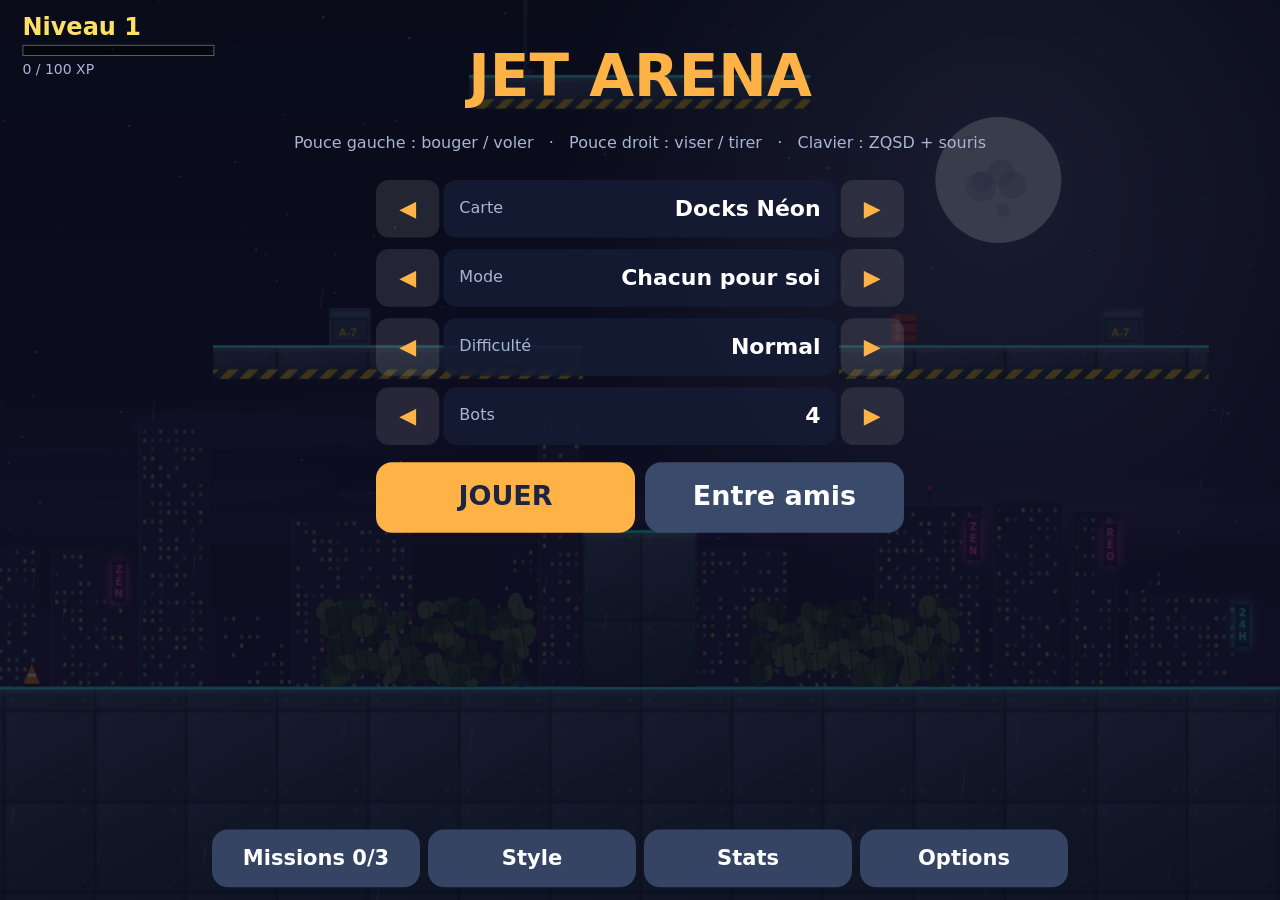
<file: jeu-tir-2d/index.html>
<!DOCTYPE html>
<html lang="fr">
<head>
  <meta charset="utf-8">
  <!-- Empêche le zoom et adapte l'affichage aux encoches des téléphones -->
  <meta name="viewport" content="width=device-width, initial-scale=1, maximum-scale=1, user-scalable=no, viewport-fit=cover">
  <title>Jet Arena — prototype</title>

  <!-- Application installable ("Ajouter à l'écran d'accueil") -->
  <link rel="manifest" href="manifest.webmanifest">
  <meta name="theme-color" content="#151b2e">
  <meta name="mobile-web-app-capable" content="yes">
  <meta name="apple-mobile-web-app-capable" content="yes">
  <meta name="apple-mobile-web-app-status-bar-style" content="black-translucent">
  <meta name="apple-mobile-web-app-title" content="Jet Arena">
  <link rel="apple-touch-icon" href="icons/icon-180.png">
  <link rel="icon" href="icons/icon-192.png">

  <link rel="stylesheet" href="style.css">
</head>
<body>
  <canvas id="game"></canvas>

  <!-- Affiché uniquement quand le téléphone est tenu en portrait -->
  <div id="rotate">
    <div class="phone"></div>
    <p>Tourne ton téléphone en paysage</p>
  </div>

  <!-- Sauvegarde de secours : texte à copier (export) ou à coller (import) -->
  <div id="backup" hidden>
    <div class="box">
      <p id="backup-title"></p>
      <textarea id="backup-text" spellcheck="false" autocomplete="off"></textarea>
      <p id="backup-msg"></p>
      <div class="buttons">
        <button id="backup-copy">Copier</button>
        <button id="backup-import">Restaurer cette sauvegarde</button>
        <button id="backup-close">Fermer</button>
      </div>
    </div>
  </div>

  <!-- Affiché si le navigateur est trop ancien pour les modules JavaScript -->
  <noscript><p class="nojs">JavaScript doit être activé pour jouer.</p></noscript>

  <script type="module" src="src/main.js"></script>
</body>
</html>
</file>
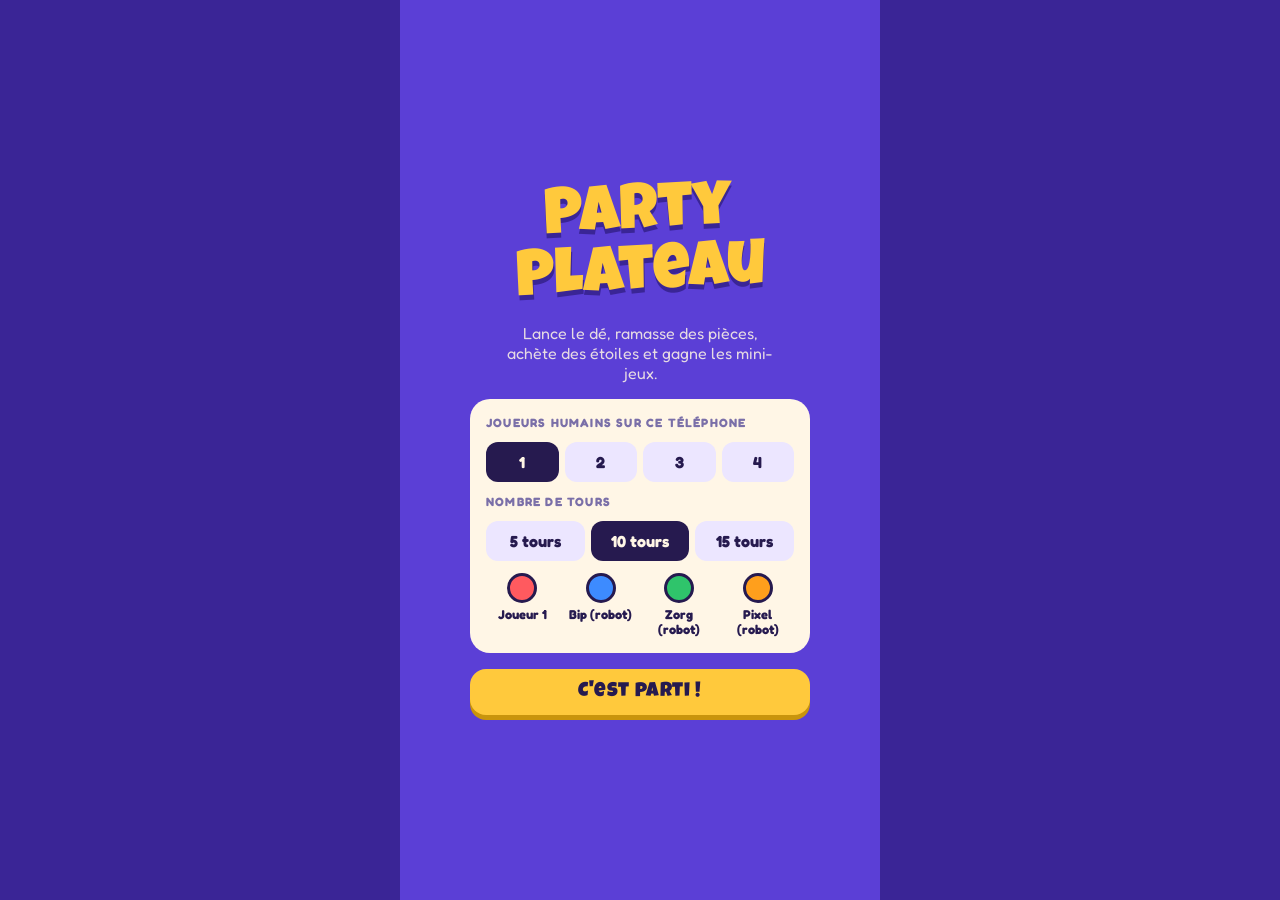
<file: party/index.html>
<!doctype html>
<html lang="fr">
<head>
<meta charset="utf-8">
<meta name="viewport" content="width=device-width, initial-scale=1, maximum-scale=1, user-scalable=no, viewport-fit=cover">
<meta name="theme-color" content="#5b3fd6">
<title>Party Plateau</title>
<link rel="preconnect" href="https://fonts.googleapis.com">
<link rel="preconnect" href="https://fonts.gstatic.com" crossorigin>
<link rel="stylesheet" href="https://fonts.googleapis.com/css2?family=Luckiest+Guy&family=Fredoka:wght@500;600;700&display=swap">
<style>
/* Layout: phone-shaped column — header, board canvas, score panel; mini-games take over the screen in a 2×2 grid of player zones. One bright toy-box look. */
:root {
  --grape: #5b3fd6;
  --grape-deep: #3a2596;
  --cream: #fff6e6;
  --ink: #261a4f;
  --muted: #7a6fa8;
  --sun: #ffc93c;
  --p1: #ff5a5f;
  --p2: #3d8bff;
  --p3: #2fc46b;
  --p4: #ff9f1c;
  --display: "Luckiest Guy", "Arial Black", Impact, sans-serif;
  --body: "Fredoka", "Trebuchet MS", system-ui, sans-serif;
  color-scheme: light;
}
* { box-sizing: border-box; -webkit-tap-highlight-color: transparent; }
[hidden] { display: none !important; }
html, body { height: 100%; margin: 0; }
body { background: var(--grape-deep); color: var(--ink); font-family: var(--body); overflow: hidden; user-select: none; -webkit-user-select: none; }
#app { position: relative; height: 100%; max-width: 480px; margin: 0 auto; display: flex; flex-direction: column; overflow: hidden;
  background: radial-gradient(circle at 20% 10%, #7a5cf0 0, transparent 55%), var(--grape); }
button { font: inherit; cursor: pointer; border: 0; }
button:focus-visible { outline: 3px solid var(--sun); outline-offset: 3px; }

.top { display: flex; justify-content: space-between; align-items: center; gap: 10px; color: var(--cream);
  padding: calc(env(safe-area-inset-top, 0px) + 10px) max(16px, env(safe-area-inset-right, 0px)) 4px max(16px, env(safe-area-inset-left, 0px)); }
.logo { font-family: var(--display); font-size: 1.5rem; letter-spacing: .02em; text-shadow: 0 3px 0 var(--grape-deep); }
.turn { font-weight: 700; background: rgba(0,0,0,.2); padding: 4px 12px; border-radius: 999px; font-variant-numeric: tabular-nums; }
#board { flex: 1; min-height: 0; width: 100%; display: block; }

.panel { background: var(--cream); border-radius: 22px 22px 0 0; display: flex; flex-direction: column; gap: 10px;
  padding: 14px max(16px, env(safe-area-inset-right, 0px)) calc(env(safe-area-inset-bottom, 0px) + 14px) max(16px, env(safe-area-inset-left, 0px)); }
.scores { display: grid; grid-template-columns: repeat(4, minmax(0, 1fr)); gap: 6px; }
.ps { display: flex; flex-direction: column; align-items: center; gap: 2px; padding: 6px 4px; border-radius: 12px; border: 3px solid transparent; background: #fff; min-width: 0; }
.ps.cur { border-color: var(--ink); transform: translateY(-3px); }
.ps .nm { font-weight: 700; font-size: .78rem; white-space: nowrap; overflow: hidden; text-overflow: ellipsis; max-width: 100%; }
.ps .dot { width: 22px; height: 22px; border-radius: 50%; border: 3px solid var(--ink); }
.ps .vals { font-size: .8rem; font-weight: 700; font-variant-numeric: tabular-nums; display: flex; gap: 6px; }
.ps .vals .st { color: #d99a00; }
.msg { margin: 0; text-align: center; font-weight: 600; min-height: 2.6em; display: grid; place-items: center; text-wrap: balance; }
.actions { display: flex; gap: 8px; }
.btn { flex: 1; font-family: var(--display); font-size: 1.25rem; letter-spacing: .03em; padding: 13px 14px; border-radius: 16px;
  background: var(--sun); color: var(--ink); box-shadow: 0 5px 0 #c9940c; transition: transform .08s, box-shadow .08s; }
.btn:active { transform: translateY(4px); box-shadow: 0 1px 0 #c9940c; }
.btn.sec { background: #e6ddff; box-shadow: 0 5px 0 #b3a5e8; }
.btn.sec:active { box-shadow: 0 1px 0 #b3a5e8; }

/* Écrans plein cadre */
.screen { position: absolute; inset: 0; display: flex; flex-direction: column; align-items: center; justify-content: center; gap: 16px; text-align: center; color: var(--cream);
  padding: calc(env(safe-area-inset-top, 0px) + 24px) max(16px, env(safe-area-inset-right, 0px)) calc(env(safe-area-inset-bottom, 0px) + 24px) max(16px, env(safe-area-inset-left, 0px));
  background: var(--grape); z-index: 5; }
h1 { margin: 0; font-family: var(--display); font-weight: 400; font-size: clamp(2.8rem, 14vw, 4rem); line-height: .95; color: var(--sun); text-shadow: 0 5px 0 var(--grape-deep); transform: rotate(-3deg); }
h2 { margin: 0; font-family: var(--display); font-weight: 400; font-size: 2rem; text-shadow: 0 3px 0 var(--grape-deep); }
.sub { margin: 0; opacity: .85; max-width: 30ch; }
.card { background: var(--cream); color: var(--ink); border-radius: 20px; padding: 16px; width: min(340px, 100%); display: flex; flex-direction: column; gap: 12px; }
.lbl { font-size: .75rem; font-weight: 700; letter-spacing: .1em; text-transform: uppercase; color: var(--muted); text-align: left; }
.seg { display: grid; grid-auto-flow: column; grid-auto-columns: 1fr; gap: 6px; }
.seg button { padding: 10px 0; border-radius: 12px; background: #ece6ff; font-weight: 700; color: var(--ink); }
.seg button[aria-pressed="true"] { background: var(--ink); color: var(--cream); }
.roster { display: grid; grid-template-columns: repeat(4, minmax(0, 1fr)); gap: 6px; }
.roster div { display: flex; flex-direction: column; align-items: center; gap: 4px; font-size: .8rem; font-weight: 700; }
.roster i { width: 30px; height: 30px; border-radius: 50%; border: 3px solid var(--ink); display: block; }
.wide { width: min(340px, 100%); flex: none; }

/* Mini-jeux */
#mg { position: absolute; inset: 0; z-index: 4; background: var(--ink); display: grid; grid-template-columns: 1fr 1fr; grid-template-rows: 1fr 1fr; gap: 4px;
  padding: env(safe-area-inset-top, 0px) env(safe-area-inset-right, 0px) env(safe-area-inset-bottom, 0px) env(safe-area-inset-left, 0px); }
.zone { position: relative; display: flex; flex-direction: column; align-items: center; justify-content: center; gap: 8px; touch-action: none; overflow: hidden; color: #fff; text-align: center; padding: 8px; }
.zone .body { width: 100%; height: 100%; display: flex; flex-direction: column; align-items: center; justify-content: center; gap: 8px; }
.zone .who { position: absolute; top: 8px; left: 10px; font-weight: 700; font-size: .85rem; background: rgba(0,0,0,.25); padding: 2px 8px; border-radius: 999px; }
.zone .big { font-family: var(--display); font-size: 2.6rem; line-height: 1; text-shadow: 0 3px 0 rgba(0,0,0,.25); font-variant-numeric: tabular-nums; }
.zone .small { font-weight: 700; font-size: .9rem; }
.zone.flip { transform: rotate(180deg); }
.balloon { width: 40px; height: 48px; border-radius: 50% 50% 46% 46%; background: #fff; transition: transform .08s; box-shadow: inset -6px -8px 0 rgba(0,0,0,.12); }
.gauge { position: relative; width: 44px; height: 58%; flex: none; border-radius: 22px; background: rgba(0,0,0,.28); overflow: hidden; }
.gauge .target { position: absolute; left: 0; right: 0; height: 12%; background: rgba(255,255,255,.55); }
.gauge .mark { position: absolute; left: -4px; right: -4px; height: 6px; background: var(--sun); border-radius: 3px; box-shadow: 0 0 0 2px var(--ink); }
.pads { display: grid; grid-template-columns: 1fr 1fr; gap: 8px; width: 82%; max-width: 160px; aspect-ratio: 1; }
.pad { border-radius: 14px; opacity: .45; border: 3px solid rgba(0,0,0,.25); }
.pad.lit { opacity: 1; transform: scale(1.06); box-shadow: 0 0 18px #fff; }
.mg-cover { position: absolute; inset: 0; z-index: 6; display: flex; flex-direction: column; align-items: center; justify-content: center; gap: 14px; text-align: center;
  background: rgba(38, 26, 79, .9); color: var(--cream); padding: 24px max(16px, env(safe-area-inset-right, 0px)) 24px max(16px, env(safe-area-inset-left, 0px)); }
.mg-cover .count { font-family: var(--display); font-size: 6rem; color: var(--sun); line-height: 1; }
.results { width: min(340px, 100%); display: flex; flex-direction: column; gap: 6px; }
.res { display: flex; align-items: center; gap: 10px; background: var(--cream); color: var(--ink); border-radius: 14px; padding: 8px 12px; font-weight: 700; }
.res .rk { font-family: var(--display); font-size: 1.4rem; width: 1.6em; }
.res i { width: 20px; height: 20px; border-radius: 50%; border: 3px solid var(--ink); flex: none; }
.res .nm { flex: 1; text-align: left; }
.res .gain { color: #1f9e55; font-variant-numeric: tabular-nums; }

.popup { position: absolute; left: 50%; top: 38%; transform: translate(-50%, -50%); z-index: 3; background: var(--cream); color: var(--ink); border: 4px solid var(--ink);
  border-radius: 20px; padding: 14px 20px; font-weight: 700; text-align: center; box-shadow: 0 8px 0 rgba(0,0,0,.25); width: min(300px, calc(100% - 32px)); }
.popup b { display: block; font-family: var(--display); font-weight: 400; font-size: 1.5rem; margin-bottom: 4px; }
@media (prefers-reduced-motion: reduce) { .btn, .balloon { transition: none; } }
</style>
</head>
<body>
<div id="app">
  <div class="top"><span class="logo">Party Plateau</span><span class="turn" id="turnLbl">Tour 1/10</span></div>
  <canvas id="board"></canvas>
  <div class="popup" id="popup" hidden></div>
  <div class="panel">
    <div class="scores" id="scores"></div>
    <p class="msg" id="msg"></p>
    <div class="actions" id="actions"></div>
  </div>

  <div id="mg" hidden></div>

  <div class="screen" id="setup">
    <h1>Party Plateau</h1>
    <p class="sub">Lance le dé, ramasse des pièces, achète des étoiles et gagne les mini-jeux.</p>
    <div class="card">
      <span class="lbl">Joueurs humains sur ce téléphone</span>
      <div class="seg" id="humSeg"></div>
      <span class="lbl">Nombre de tours</span>
      <div class="seg" id="turnSeg"></div>
      <div class="roster" id="roster"></div>
    </div>
    <button class="btn wide" id="startBtn">C'est parti !</button>
  </div>

  <div class="screen" id="final" hidden></div>
</div>

<script>
(() => {
  "use strict";
  const $ = (id) => document.getElementById(id);
  const sleep = (ms) => new Promise((r) => setTimeout(r, ms));
  const rnd = (a, b) => a + Math.random() * (b - a);
  const pick = (arr) => arr[Math.floor(Math.random() * arr.length)];

  // ---------- Joueurs ----------
  const COLORS = ["#ff5a5f", "#3d8bff", "#2fc46b", "#ff9f1c"];
  const BOT_NAMES = ["Robo", "Bip", "Zorg", "Pixel"];
  let humans = 1, maxTurns = 10, players = [], turn = 1, starTile = 0, curIdx = -1;

  // ---------- Plateau : 24 cases autour d'une grille 7×7 ----------
  const PATH = [];
  for (let c = 0; c < 7; c++) PATH.push([c, 0]);
  for (let r = 1; r < 7; r++) PATH.push([6, r]);
  for (let c = 5; c >= 0; c--) PATH.push([c, 6]);
  for (let r = 5; r >= 1; r--) PATH.push([0, r]);
  const N = PATH.length;
  const TYPES = ["start","blue","blue","red","blue","chance","blue","blue","red","blue","chance","blue",
                 "blue","red","blue","blue","chance","blue","red","blue","blue","chance","blue","red"];
  const TILE_COL = { start: "#ffffff", blue: "#3d8bff", red: "#ff5a5f", chance: "#2fc46b" };

  const cv = $("board"), ctx = cv.getContext("2d");
  let BW = 300, BH = 300;
  function resize() {
    const r = cv.getBoundingClientRect(), dpr = Math.min(window.devicePixelRatio || 1, 2);
    BW = r.width; BH = r.height;
    cv.width = Math.round(BW * dpr); cv.height = Math.round(BH * dpr);
    ctx.setTransform(dpr, 0, 0, dpr, 0, 0);
  }
  window.addEventListener("resize", resize);

  function geom() {
    const size = Math.min(BW - 24, BH - 16);
    const cell = size / 7;
    return { cell, ox: (BW - size) / 2, oy: (BH - size) / 2 };
  }
  function tileCenter(i) {
    const { cell, ox, oy } = geom();
    const [c, r] = PATH[i % N];
    return [ox + c * cell + cell / 2, oy + r * cell + cell / 2];
  }

  let dieFace = 0, dieShow = false, t0 = performance.now();
  function drawBoard(now) {
    const t = (now - t0) / 1000;
    ctx.clearRect(0, 0, BW, BH);
    if (!players.length) return;
    const { cell, ox, oy } = geom();
    // Tapis central
    ctx.fillStyle = "rgba(0,0,0,.14)";
    rr(ox + cell * 0.9, oy + cell * 0.9, cell * 5.2, cell * 5.2, cell * 0.5); ctx.fill();
    // Chemin
    ctx.strokeStyle = "rgba(255,255,255,.35)"; ctx.lineWidth = cell * 0.18; ctx.lineJoin = "round";
    ctx.beginPath(); PATH.forEach((_, i) => { const [x, y] = tileCenter(i); i ? ctx.lineTo(x, y) : ctx.moveTo(x, y); }); ctx.closePath(); ctx.stroke();
    // Cases
    for (let i = 0; i < N; i++) {
      const [x, y] = tileCenter(i), s = cell * 0.78;
      ctx.fillStyle = "rgba(0,0,0,.25)"; rr(x - s / 2, y - s / 2 + 4, s, s, s * 0.28); ctx.fill();
      ctx.fillStyle = TILE_COL[TYPES[i]]; rr(x - s / 2, y - s / 2, s, s, s * 0.28); ctx.fill();
      ctx.fillStyle = TYPES[i] === "start" ? "#261a4f" : "#fff";
      ctx.font = `700 ${s * 0.42}px Fredoka, sans-serif`; ctx.textAlign = "center"; ctx.textBaseline = "middle";
      const label = { start: "GO", blue: "+3", red: "−3", chance: "?" }[TYPES[i]];
      ctx.fillText(label, x, y + 1);
    }
    // Étoile
    { const [x, y] = tileCenter(starTile); const bob = Math.sin(t * 3) * 4;
      ctx.fillStyle = "#ffc93c"; ctx.strokeStyle = "#261a4f"; ctx.lineWidth = 3;
      star(x, y - cell * 0.55 + bob, cell * 0.38); ctx.fill(); ctx.stroke(); }
    // Pions
    const offs = [[-0.2, -0.2], [0.2, -0.2], [-0.2, 0.2], [0.2, 0.2]];
    players.forEach((p, k) => {
      const [tx, ty] = tileCenter(p.pos);
      p.dx = p.dx == null ? tx : p.dx + (tx - p.dx) * 0.3;
      p.dy = p.dy == null ? ty : p.dy + (ty - p.dy) * 0.3;
      const hop = k === curIdx ? Math.abs(Math.sin(t * 6)) * 5 : 0;
      const x = p.dx + offs[k][0] * cell, y = p.dy + offs[k][1] * cell - hop, r = cell * 0.2;
      ctx.fillStyle = "rgba(0,0,0,.3)"; ctx.beginPath(); ctx.ellipse(x, y + r + hop, r * 0.9, r * 0.35, 0, 0, Math.PI * 2); ctx.fill();
      ctx.fillStyle = p.color; ctx.strokeStyle = "#261a4f"; ctx.lineWidth = 3;
      ctx.beginPath(); ctx.arc(x, y, r, 0, Math.PI * 2); ctx.fill(); ctx.stroke();
      ctx.fillStyle = "#fff"; ctx.beginPath(); ctx.arc(x - r * 0.3, y - r * 0.15, r * 0.25, 0, Math.PI * 2); ctx.arc(x + r * 0.3, y - r * 0.15, r * 0.25, 0, Math.PI * 2); ctx.fill();
      ctx.fillStyle = "#261a4f"; ctx.beginPath(); ctx.arc(x - r * 0.3, y - r * 0.1, r * 0.11, 0, Math.PI * 2); ctx.arc(x + r * 0.3, y - r * 0.1, r * 0.11, 0, Math.PI * 2); ctx.fill();
    });
    // Dé au centre
    if (dieShow) {
      const cx = ox + cell * 3.5, cy = oy + cell * 3.5, s = cell * 1.6;
      ctx.fillStyle = "rgba(0,0,0,.3)"; rr(cx - s / 2, cy - s / 2 + 6, s, s, s * 0.2); ctx.fill();
      ctx.fillStyle = "#fff"; ctx.strokeStyle = "#261a4f"; ctx.lineWidth = 4;
      rr(cx - s / 2, cy - s / 2, s, s, s * 0.2); ctx.fill(); ctx.stroke();
      ctx.fillStyle = "#261a4f"; ctx.font = `${s * 0.6}px "Luckiest Guy", sans-serif`; ctx.textAlign = "center"; ctx.textBaseline = "middle";
      ctx.fillText(dieFace, cx, cy + s * 0.05);
    } else {
      const cx = ox + cell * 3.5, cy = oy + cell * 3.5;
      ctx.fillStyle = "rgba(255,246,230,.9)"; ctx.font = `${cell * 0.55}px "Luckiest Guy", sans-serif`; ctx.textAlign = "center"; ctx.textBaseline = "middle";
      ctx.fillText(`Étoile : 20`, cx, cy - cell * 0.3);
      ctx.font = `600 ${cell * 0.3}px Fredoka, sans-serif`;
      ctx.fillText("passe dessus pour l'acheter", cx, cy + cell * 0.25);
    }
  }
  function rr(x, y, w, h, r) { ctx.beginPath(); ctx.moveTo(x + r, y); ctx.arcTo(x + w, y, x + w, y + h, r); ctx.arcTo(x + w, y + h, x, y + h, r); ctx.arcTo(x, y + h, x, y, r); ctx.arcTo(x, y, x + w, y, r); ctx.closePath(); }
  function star(x, y, r) { ctx.beginPath(); for (let i = 0; i < 10; i++) { const a = -Math.PI / 2 + i * Math.PI / 5, q = i % 2 ? r * 0.45 : r; ctx.lineTo(x + Math.cos(a) * q, y + Math.sin(a) * q); } ctx.closePath(); }
  (function loop(now) { drawBoard(now); requestAnimationFrame(loop); })(performance.now());

  // ---------- Panneau ----------
  function renderScores() {
    $("scores").innerHTML = players.map((p, k) =>
      `<div class="ps${k === curIdx ? " cur" : ""}"><span class="dot" style="background:${p.color}"></span><span class="nm">${p.name}</span><span class="vals"><span class="st">★${p.stars}</span><span>●${p.coins}</span></span></div>`).join("");
    $("turnLbl").textContent = `Tour ${Math.min(turn, maxTurns)}/${maxTurns}`;
  }
  const say = (t) => { $("msg").textContent = t; };
  function choose(buttons) {
    return new Promise((res) => {
      const a = $("actions"); a.innerHTML = "";
      buttons.forEach((b, i) => {
        const el = document.createElement("button");
        el.className = "btn" + (i ? " sec" : ""); el.textContent = b;
        el.onclick = () => { a.innerHTML = ""; res(i); };
        a.appendChild(el);
      });
    });
  }
  async function popup(title, text, ms) {
    const p = $("popup"); p.innerHTML = `<b>${title}</b>${text}`; p.hidden = false;
    await sleep(ms || 1400); p.hidden = true;
  }
  function addCoins(p, n) { p.coins = Math.max(0, p.coins + n); renderScores(); }
  function moveStar() {
    const opts = []; for (let i = 1; i < N; i++) if (TYPES[i] === "blue" && i !== starTile && !players.some((p) => p.pos === i)) opts.push(i);
    starTile = pick(opts);
  }

  // ---------- Tour de jeu ----------
  async function playerTurn(p) {
    curIdx = players.indexOf(p); renderScores();
    if (p.human) { say(`À toi, ${p.name} !`); await choose(["Lancer le dé"]); }
    else { say(`${p.name} réfléchit…`); await sleep(700); }
    dieShow = true;
    for (let k = 0; k < 10; k++) { dieFace = 1 + Math.floor(Math.random() * 6); await sleep(55 + k * 8); }
    const roll = dieFace;
    say(`${p.name} fait ${roll} !`); await sleep(500);
    dieShow = false;
    for (let s = 0; s < roll; s++) {
      p.pos = (p.pos + 1) % N; await sleep(260);
      if (p.pos === starTile) await starStop(p);
    }
    await land(p);
    renderScores();
    await sleep(400);
  }

  async function starStop(p) {
    if (p.coins < 20) { say(`${p.name} passe l'étoile mais n'a que ${p.coins} pièces.`); await sleep(900); return; }
    let buy;
    if (p.human) { say(`Acheter l'étoile pour 20 pièces, ${p.name} ?`); buy = (await choose(["Acheter ★", "Non merci"])) === 0; }
    else { buy = true; await sleep(500); }
    if (buy) {
      p.coins -= 20; p.stars++; renderScores();
      await popup("★ Étoile !", `${p.name} gagne une étoile.`, 1500);
      moveStar();
    }
  }

  const CHANCES = [
    { t: "Trésor !", run: (p) => { addCoins(p, 6); return `${p.name} trouve 6 pièces.`; } },
    { t: "Trou dans la poche", run: (p) => { addCoins(p, -5); return `${p.name} perd 5 pièces.`; } },
    { t: "Voleur", run: (p) => {
        const rich = players.filter((q) => q !== p).sort((a, b) => b.coins - a.coins)[0];
        const n = Math.min(5, rich.coins); addCoins(rich, -n); addCoins(p, n);
        return `${p.name} vole ${n} pièces à ${rich.name}.`; } },
    { t: "Partage", run: () => {
        const tot = players.reduce((s, q) => s + q.coins, 0), each = Math.floor(tot / players.length);
        players.forEach((q) => (q.coins = each)); renderScores();
        return `Tout le monde a maintenant ${each} pièces.`; } },
    { t: "L'étoile s'envole", run: () => { moveStar(); return "L'étoile change de place."; } },
    { t: "Échange", run: (p) => {
        const o = pick(players.filter((q) => q !== p)); [p.coins, o.coins] = [o.coins, p.coins]; renderScores();
        return `${p.name} échange ses pièces avec ${o.name}.`; } },
  ];
  async function land(p) {
    const ty = TYPES[p.pos];
    if (ty === "blue" || ty === "start") { addCoins(p, 3); say(`${p.name} gagne 3 pièces.`); await sleep(800); }
    else if (ty === "red") { addCoins(p, -3); say(`${p.name} perd 3 pièces.`); await sleep(800); }
    else if (ty === "chance") { const c = pick(CHANCES); const txt = c.run(p); say(txt); await popup(c.t, txt, 1800); }
  }

  // ---------- Mini-jeux ----------
  const mg = $("mg");
  function makeZones() {
    mg.innerHTML = ""; mg.hidden = false;
    return players.map((p, k) => {
      const z = document.createElement("div");
      z.className = "zone" + (k < 2 && humans > 1 ? " flip" : "");
      z.style.background = p.color;
      z.innerHTML = `<span class="who">${p.name}${p.human ? "" : " · robot"}</span><div class="body"></div>`;
      mg.appendChild(z);
      return { z, body: z.querySelector(".body"), p };
    });
  }
  async function cover(html, needTap) {
    const c = document.createElement("div"); c.className = "mg-cover"; c.innerHTML = html; mg.appendChild(c);
    if (needTap) { await new Promise((r) => { const b = c.querySelector("button"); b.onclick = r; }); }
    return c;
  }
  async function intro(title, rule) {
    const c = await cover(`<h2>${title}</h2><p class="sub">${rule}</p><button class="btn wide">Prêts ?</button>`, true);
    for (const n of [3, 2, 1]) { c.innerHTML = `<div class="count">${n}</div>`; await sleep(600); }
    c.remove();
  }

  async function mgMash() {
    const Z = makeZones();
    const counts = players.map(() => 0);
    Z.forEach((z, k) => {
      z.body.innerHTML = `<div class="balloon"></div><div class="big">0</div><div class="small">Tape !</div>`;
    });
    const upd = (k) => { Z[k].body.querySelector(".big").textContent = counts[k]; Z[k].body.querySelector(".balloon").style.transform = `scale(${1 + counts[k] * 0.045})`; };
    await intro("Gonfle-ballon", "Tape le plus vite possible dans ta zone pour gonfler ton ballon. 6 secondes !");
    let on = true;
    Z.forEach((z, k) => { if (z.p.human) z.z.onpointerdown = () => { if (on) { counts[k]++; upd(k); } }; });
    const timers = Z.map((z, k) => z.p.human ? null : setInterval(() => { if (on && Math.random() < z.p.skill * 0.62) { counts[k]++; upd(k); } }, 100));
    await sleep(6000); on = false; timers.forEach((t) => t && clearInterval(t));
    return counts;
  }

  async function mgReflex() {
    const Z = makeZones();
    const total = players.map(() => 0);
    await intro("Réflexe", "Attends que ta zone devienne blanche, puis touche-la le plus vite possible. Trop tôt : pénalité. 3 manches !");
    for (let round = 1; round <= 3; round++) {
      const times = players.map(() => null);
      Z.forEach((z) => { z.z.style.background = z.p.color; z.body.innerHTML = `<div class="big">Attends…</div><div class="small">Manche ${round}/3</div>`; });
      let go = false, goAt = 0;
      Z.forEach((z, k) => { z.z.onpointerdown = () => {
        if (!z.p.human || times[k] != null) return;
        if (!go) { times[k] = 1000; z.body.innerHTML = `<div class="big">Trop tôt !</div>`; }
        else { times[k] = performance.now() - goAt; z.body.innerHTML = `<div class="big">${Math.round(times[k])} ms</div>`; }
      }; });
      await sleep(rnd(1500, 3800));
      go = true; goAt = performance.now();
      Z.forEach((z, k) => {
        if (times[k] == null) { z.z.style.background = "#ffffff"; z.z.style.color = "#261a4f"; z.body.innerHTML = `<div class="big">TOUCHE !</div>`; }
        if (!z.p.human) {
          const rt = rnd(230, 470) / z.p.skill;
          setTimeout(() => { if (times[k] == null) { times[k] = rt; z.body.innerHTML = `<div class="big">${Math.round(rt)} ms</div>`; } }, rt);
        }
      });
      await sleep(1500);
      Z.forEach((z, k) => { if (times[k] == null) times[k] = 1000; total[k] += times[k]; z.z.style.color = ""; });
      await sleep(700);
    }
    return total.map((t) => -t);
  }

  async function mgStop() {
    const Z = makeZones();
    const target = rnd(0.2, 0.7);
    const st = players.map((p) => ({ pos: 0, dir: 1, speed: rnd(0.9, 1.3), done: false }));
    Z.forEach((z) => { z.body.innerHTML = `<div class="gauge"><div class="target" style="bottom:${target * 100}%"></div><div class="mark"></div></div><div class="small">Touche pour arrêter</div>`; });
    await intro("Pile poil", "Arrête la barre jaune pile dans la bande blanche. Un seul essai !");
    let on = true, last = performance.now();
    Z.forEach((z, k) => { if (z.p.human) z.z.onpointerdown = () => { if (on) st[k].done = true; }; });
    Z.forEach((z, k) => { if (!z.p.human) {
      const err = (Math.random() - 0.5) * 0.24 / z.p.skill;
      st[k].aim = Math.max(0, Math.min(0.95, target + 0.06 + err));
    } });
    await new Promise((res) => {
      const t0 = performance.now();
      (function f(now) {
        const dt = (now - last) / 1000; last = now;
        Z.forEach((z, k) => {
          const s = st[k]; if (s.done) return;
          const prev = s.pos;
          s.pos += s.dir * s.speed * dt;
          if (s.pos > 0.95) { s.pos = 0.95; s.dir = -1; } if (s.pos < 0) { s.pos = 0; s.dir = 1; }
          if (s.aim != null && now - t0 > 1200 && (prev - s.aim) * (s.pos - s.aim) <= 0) s.done = true;
          z.body.querySelector(".mark").style.bottom = `${s.pos * 100}%`;
        });
        if (st.every((s) => s.done) || now - t0 > 7000) return res();
        requestAnimationFrame(f);
      })(last);
    });
    on = false;
    return st.map((s, k) => {
      const d = Math.abs(s.pos - (target + 0.06));
      Z[k].body.querySelector(".small").textContent = d < 0.06 ? "Parfait !" : `Écart ${Math.round(d * 100)}`;
      return s.done ? -d : -1;
    });
  }

  async function mgMemory() {
    const Z = makeZones();
    const PC = ["#ffffff", "#261a4f", "#ffc93c", "#9be7ff"];
    Z.forEach((z) => { z.body.innerHTML = `<div class="pads">${PC.map((c, i) => `<div class="pad" data-i="${i}" style="background:${c}"></div>`).join("")}</div><div class="small">Regarde…</div>`; });
    await intro("Mémoire", "Retiens la suite de couleurs, puis reproduis-la dans ta zone. Une erreur et tu es éliminé !");
    const seq = [], alive = players.map(() => true), score = players.map(() => 0);
    const flash = (i, on) => Z.forEach((z, k) => alive[k] && z.body.querySelectorAll(".pad")[i].classList.toggle("lit", on));
    for (let round = 1; round <= 12; round++) {
      seq.push(Math.floor(Math.random() * 4));
      Z.forEach((z, k) => alive[k] && (z.body.querySelector(".small").textContent = `Suite de ${seq.length} — regarde…`));
      await sleep(500);
      for (const i of seq) { flash(i, true); await sleep(420); flash(i, false); await sleep(160); }
      const prog = players.map(() => 0), done = players.map((_, k) => !alive[k]);
      Z.forEach((z, k) => { if (alive[k]) z.body.querySelector(".small").textContent = "À toi !"; });
      await new Promise((res) => {
        const check = () => { if (done.every(Boolean)) res(); };
        Z.forEach((z, k) => {
          if (!alive[k]) return;
          if (z.p.human) {
            z.body.querySelectorAll(".pad").forEach((pad) => {
              pad.onpointerdown = (e) => {
                e.stopPropagation(); if (done[k]) return;
                const i = +pad.dataset.i; pad.classList.add("lit"); setTimeout(() => pad.classList.remove("lit"), 150);
                if (i === seq[prog[k]]) { prog[k]++; if (prog[k] === seq.length) { done[k] = true; score[k] = round; z.body.querySelector(".small").textContent = "Bravo ✓"; check(); } }
                else { done[k] = true; alive[k] = false; z.body.querySelector(".small").textContent = "Éliminé !"; z.z.style.opacity = .45; check(); }
              };
            });
          } else {
            const ok = Math.random() < Math.min(0.97, 0.99 - (seq.length - 2) * 0.09 / z.p.skill);
            setTimeout(() => {
              done[k] = true;
              if (ok) { score[k] = round; z.body.querySelector(".small").textContent = "Bravo ✓"; }
              else { alive[k] = false; z.body.querySelector(".small").textContent = "Éliminé !"; z.z.style.opacity = .45; }
              check();
            }, seq.length * rnd(350, 550));
          }
        });
        setTimeout(() => { Z.forEach((z, k) => { if (!done[k]) { done[k] = true; alive[k] = false; z.body.querySelector(".small").textContent = "Trop lent !"; z.z.style.opacity = .45; } }); res(); }, 4000 + seq.length * 900);
      });
      if (alive.filter(Boolean).length <= 1) break;
      await sleep(600);
    }
    return score;
  }

  const MINIGAMES = [mgMash, mgReflex, mgStop, mgMemory];
  let mgBag = [];
  async function miniGameRound() {
    if (!mgBag.length) mgBag = MINIGAMES.slice().sort(() => Math.random() - 0.5);
    const game = mgBag.pop();
    curIdx = -1; renderScores();
    say("Place au mini-jeu !"); await sleep(900);
    const scores = await game();
    await sleep(700);
    // Classement avec égalités
    const order = players.map((p, k) => ({ p, s: scores[k] })).sort((a, b) => b.s - a.s);
    const PRIZE = [10, 5, 2, 0];
    let rank = 0;
    order.forEach((o, i) => { if (i > 0 && o.s < order[i - 1].s) rank = i; o.rank = rank; o.gain = PRIZE[rank]; addCoins(o.p, o.gain); });
    const c = await cover(`<h2>Résultats</h2><div class="results">${order.map((o) =>
      `<div class="res"><span class="rk">${o.rank + 1}</span><i style="background:${o.p.color}"></i><span class="nm">${o.p.name}</span><span class="gain">+${o.gain}</span></div>`).join("")}</div><button class="btn wide">Continuer</button>`, true);
    mg.hidden = true; mg.innerHTML = "";
  }

  // ---------- Partie ----------
  async function runGame() {
    for (turn = 1; turn <= maxTurns; turn++) {
      renderScores();
      if (turn === maxTurns) await popup("Dernier tour !", "Tout se joue maintenant.", 1600);
      for (const p of players) await playerTurn(p);
      await miniGameRound();
    }
    showFinal();
  }

  function showFinal() {
    const order = players.slice().sort((a, b) => b.stars - a.stars || b.coins - a.coins);
    const w = order[0];
    const f = $("final");
    f.innerHTML = `<h1 style="color:${w.color}">${w.name} gagne !</h1>
      <div class="results">${order.map((p, i) => `<div class="res"><span class="rk">${i + 1}</span><i style="background:${p.color}"></i><span class="nm">${p.name}</span><span>★${p.stars} · ●${p.coins}</span></div>`).join("")}</div>
      <button class="btn wide" id="againBtn">Nouvelle partie</button>`;
    f.hidden = false;
    $("againBtn").onclick = () => { f.hidden = true; $("setup").hidden = false; };
  }

  // ---------- Écran de départ ----------
  function seg(el, values, get, set, fmt) {
    el.innerHTML = "";
    values.forEach((v) => {
      const b = document.createElement("button"); b.textContent = fmt ? fmt(v) : v;
      b.setAttribute("aria-pressed", get() === v);
      b.onclick = () => { set(v); seg(el, values, get, set, fmt); renderRoster(); };
      el.appendChild(b);
    });
  }
  function renderRoster() {
    $("roster").innerHTML = COLORS.map((c, k) => `<div><i style="background:${c}"></i>${k < humans ? `Joueur ${k + 1}` : `${BOT_NAMES[k]} (robot)`}</div>`).join("");
  }
  seg($("humSeg"), [1, 2, 3, 4], () => humans, (v) => (humans = v));
  seg($("turnSeg"), [5, 10, 15], () => maxTurns, (v) => (maxTurns = v), (v) => `${v} tours`);
  renderRoster();

  $("startBtn").onclick = () => {
    players = COLORS.map((color, k) => ({
      name: k < humans ? `Joueur ${k + 1}` : BOT_NAMES[k], color, human: k < humans,
      coins: 10, stars: 0, pos: 0, skill: rnd(0.85, 1.15),
    }));
    starTile = 0; moveStar(); mgBag = []; curIdx = -1;
    $("setup").hidden = true;
    resize(); renderScores();
    runGame();
  };
  resize();
})();
</script>
</body>
</html>
</file>
<file: jeu-tir-2d/style.css>
/* Plein écran, sans défilement, sans zoom, sans sélection de texte */
html, body {
  margin: 0;
  padding: 0;
  width: 100%;
  height: 100%;
  overflow: hidden;
  background: #151b2e;
  overscroll-behavior: none;          /* pas de "tirer pour rafraîchir" */
  touch-action: none;                 /* pas de zoom ni de défilement au doigt */
  -webkit-user-select: none;
  user-select: none;
  -webkit-touch-callout: none;        /* pas de menu "copier" en appui long (iOS) */
  -webkit-tap-highlight-color: transparent;
  font-family: system-ui, -apple-system, "Segoe UI", Roboto, sans-serif;
}

#game {
  position: fixed;
  inset: 0;
  width: 100vw;
  height: 100vh;
  height: 100dvh;                     /* hauteur réelle sur mobile (barre d'adresse) */
  display: block;
  touch-action: none;
}

/* Message "tourne ton téléphone" : caché par défaut */
#rotate {
  display: none;
  position: fixed;
  inset: 0;
  z-index: 10;
  background: #151b2e;
  color: #fff;
  flex-direction: column;
  align-items: center;
  justify-content: center;
  text-align: center;
  font-size: 22px;
  padding: 20px;
}

#rotate .phone {
  width: 50px;
  height: 86px;
  border: 4px solid #fff;
  border-radius: 10px;
  margin-bottom: 24px;
  animation: tourne 1.8s ease-in-out infinite;
}

@keyframes tourne {
  0%, 20%  { transform: rotate(0deg); }
  60%, 100% { transform: rotate(-90deg); }
}

/* Écran tactile tenu en portrait → on affiche le message */
@media (orientation: portrait) and (pointer: coarse) {
  #rotate { display: flex; }
}

/* Sonde invisible : main.js y lit la taille des encoches des téléphones */
#safe-probe {
  position: fixed;
  visibility: hidden;
  pointer-events: none;
  padding-left: env(safe-area-inset-left, 0px);
  padding-right: env(safe-area-inset-right, 0px);
}

/* Fenêtre de sauvegarde de secours (au-dessus du jeu) */
#backup {
  position: fixed;
  inset: 0;
  z-index: 20;
  background: rgba(10, 14, 28, 0.88);
  display: flex;
  align-items: center;
  justify-content: center;
  padding: 12px;
  color: #fff;
}
#backup[hidden] { display: none; }
#backup .box {
  width: min(560px, 100%);
  max-height: 100%;
  display: flex;
  flex-direction: column;
  gap: 8px;
}
#backup p { margin: 0; font-size: 15px; }
#backup textarea {
  height: 30vh;
  min-height: 90px;
  font: 12px monospace;
  border-radius: 8px;
  border: 1px solid #5c7cad;
  background: #151b2e;
  color: #dfe6ff;
  padding: 8px;
  /* ici, on veut pouvoir sélectionner, coller, faire défiler */
  -webkit-user-select: text;
  user-select: text;
  touch-action: auto;
}
#backup .buttons { display: flex; gap: 8px; flex-wrap: wrap; }
#backup button {
  flex: 1;
  min-height: 44px;                   /* assez grand pour un pouce */
  border: 0;
  border-radius: 10px;
  background: #3a4a6b;
  color: #fff;
  font-size: 15px;
  font-weight: bold;
}
#backup button#backup-copy, #backup button#backup-import { background: #ffb347; color: #1b2440; }
#backup-msg { color: #ffe066; min-height: 1.2em; }

.nojs { color: #fff; text-align: center; margin-top: 40vh; }
</file>
